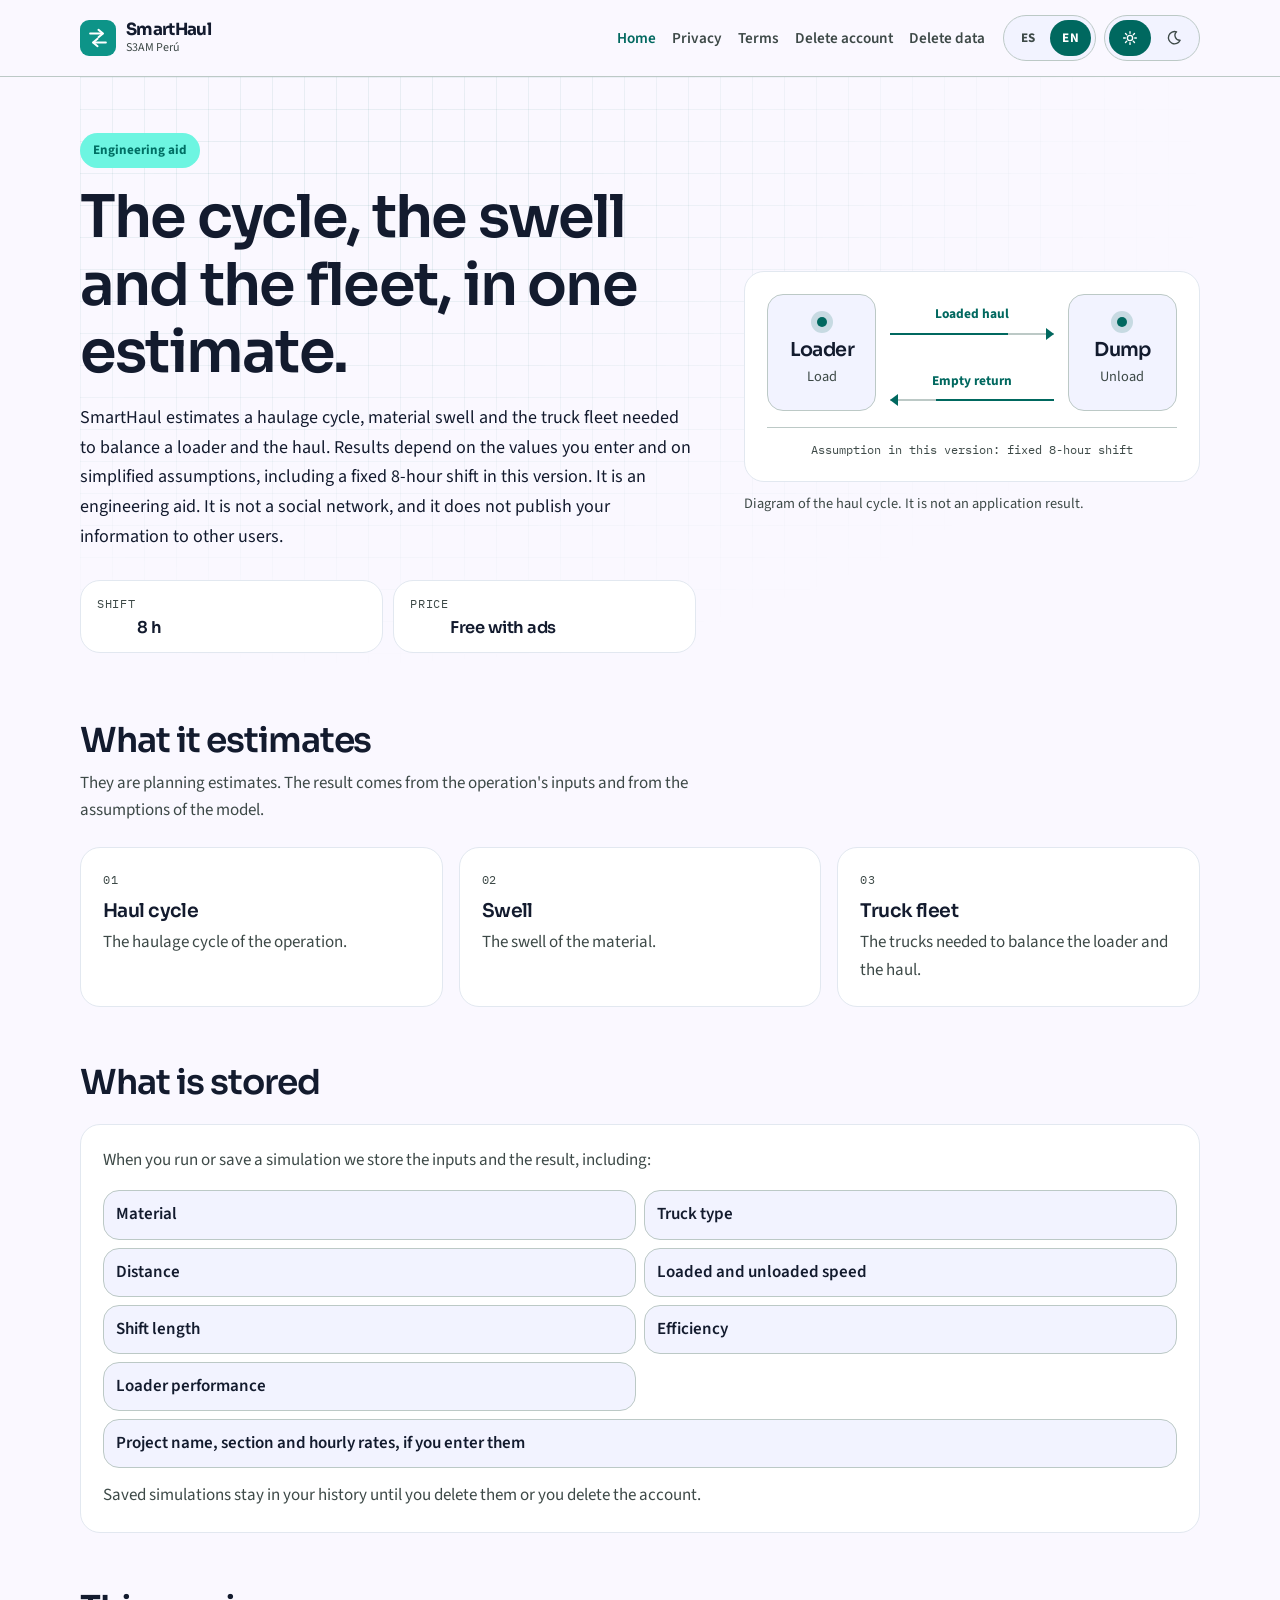
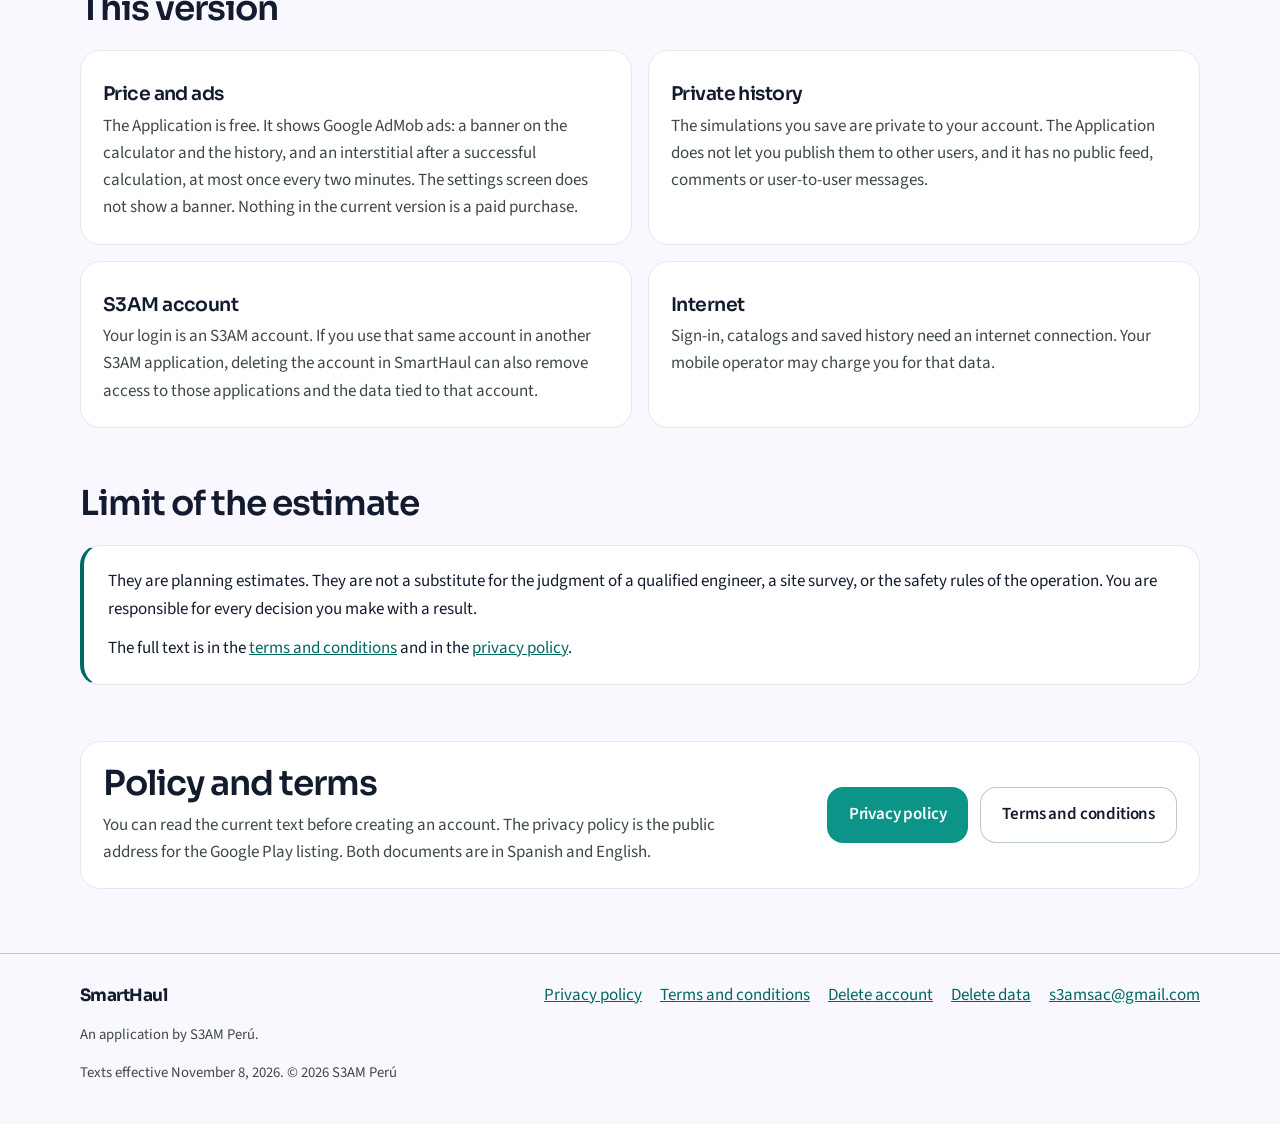
<file: index.html>
<!DOCTYPE html>
<html lang="es" data-theme="dark">
<head>
  <meta charset="utf-8">
  <meta name="viewport" content="width=device-width, initial-scale=1">
  <title data-es="SmartHaul — Ciclo de acarreo y flota" data-en="SmartHaul — Haul cycle and fleet">SmartHaul — Ciclo de acarreo y flota</title>
  <meta name="description" content="SmartHaul estima el ciclo de acarreo, el esponjamiento del material y la flota de volquetes para equilibrar la pala y el transporte. Política de privacidad y términos de S3AM Perú." data-es="SmartHaul estima el ciclo de acarreo, el esponjamiento del material y la flota de volquetes para equilibrar la pala y el transporte. Política de privacidad y términos de S3AM Perú." data-en="SmartHaul estimates the haulage cycle, material swell and the truck fleet needed to balance a loader and the haul. Privacy policy and terms from S3AM Perú.">
  <meta name="author" content="S3AM Perú">
  <meta name="theme-color" content="#0B131C">
  <meta name="color-scheme" content="dark light">
  <link rel="icon" href="favicon.svg" type="image/svg+xml">
  <script>
    (function () {
      var root = document.documentElement;
      var theme = null;
      var lang = null;
      try { theme = localStorage.getItem("sh-theme"); } catch (e) {}
      try { lang = localStorage.getItem("sh-lang"); } catch (e) {}
      if (theme !== "light" && theme !== "dark") {
        theme = window.matchMedia && window.matchMedia("(prefers-color-scheme: light)").matches ? "light" : "dark";
      }
      if (lang !== "es" && lang !== "en") {
        lang = (navigator.language || "es").toLowerCase().indexOf("es") === 0 ? "es" : "en";
      }
      if (location.hash.indexOf("#en-") === 0) lang = "en";
      if (location.hash.indexOf("#es-") === 0) lang = "es";
      root.dataset.theme = theme;
      root.lang = lang;
      var title = document.querySelector("title");
      if (title) {
        var next = title.getAttribute("data-" + lang);
        if (next) title.textContent = next;
      }
      document.querySelectorAll("meta[data-es]").forEach(function (el) {
        var value = el.getAttribute("data-" + lang);
        if (value) el.setAttribute("content", value);
      });
      var color = document.querySelector('meta[name="theme-color"]');
      if (color) color.setAttribute("content", theme === "light" ? "#FAF8FF" : "#0B131C");
    })();
  </script>
  <link rel="preconnect" href="https://fonts.googleapis.com">
  <link rel="preconnect" href="https://fonts.gstatic.com" crossorigin>
  <link href="https://fonts.googleapis.com/css2?family=IBM+Plex+Mono:wght@500&family=Sora:wght@500;600;700&family=Source+Sans+3:ital,wght@0,400;0,600;0,700;1,400&display=swap" rel="stylesheet">
  <link rel="stylesheet" href="css/site.css">
</head>
<body>
  <a class="skip" href="#contenido">
    <span class="es-only">Saltar al contenido</span>
    <span class="en-only">Skip to content</span>
  </a>
  <header class="site-header">
    <div class="container header-inner">
      <a class="brand" href="index.html">
        <svg class="brand-mark" viewBox="0 0 32 32" aria-hidden="true">
          <rect width="32" height="32" rx="8" fill="currentColor"/>
          <path d="M9 12h11" stroke="var(--on-button)" stroke-width="1.8" stroke-linecap="round"/>
          <path d="M16.4 8.7 20.4 12 16.4 15.3" fill="none" stroke="var(--on-button)" stroke-width="1.8" stroke-linecap="round" stroke-linejoin="round"/>
          <path d="M23 20H12" stroke="var(--on-button)" stroke-width="1.8" stroke-linecap="round"/>
          <path d="M15.6 16.7 11.6 20 15.6 23.3" fill="none" stroke="var(--on-button)" stroke-width="1.8" stroke-linecap="round" stroke-linejoin="round"/>
        </svg>
        <span class="brand-text">
          <span class="brand-name">SmartHaul</span>
          <span class="brand-by">S3AM Perú</span>
        </span>
      </a>
      <nav class="nav" data-label-es="Secciones" data-label-en="Sections" aria-label="Secciones">
        <a href="index.html" aria-current="page">
          <span class="es-only">Inicio</span>
          <span class="en-only">Home</span>
        </a>
        <a href="privacy.html">
          <span class="es-only">Privacidad</span>
          <span class="en-only">Privacy</span>
        </a>
        <a href="terms.html">
          <span class="es-only">Términos</span>
          <span class="en-only">Terms</span>
        </a>
        <a href="delete-account.html">
          <span class="es-only">Borrar cuenta</span>
          <span class="en-only">Delete account</span>
        </a>
        <a href="delete-data.html">
          <span class="es-only">Borrar datos</span>
          <span class="en-only">Delete data</span>
        </a>
      </nav>
      <div class="controls">
        <div class="segment" role="group" data-label-es="Idioma" data-label-en="Language" aria-label="Idioma">
          <button type="button" data-set-lang="es">ES</button>
          <button type="button" data-set-lang="en">EN</button>
        </div>
        <div class="segment" role="group" data-label-es="Tema" data-label-en="Theme" aria-label="Tema">
          <button type="button" data-set-theme="light" data-label-es="Tema claro" data-label-en="Light theme" aria-label="Tema claro">
            <svg viewBox="0 0 24 24" width="18" height="18" aria-hidden="true">
              <circle cx="12" cy="12" r="3.5" fill="none" stroke="currentColor" stroke-width="1.8"/>
              <path d="M12 3.5v2.2M12 18.3v2.2M3.5 12h2.2M18.3 12h2.2M6 6l1.6 1.6M16.4 16.4 18 18M18 6l-1.6 1.6M7.6 16.4 6 18" fill="none" stroke="currentColor" stroke-width="1.8" stroke-linecap="round"/>
            </svg>
          </button>
          <button type="button" data-set-theme="dark" data-label-es="Tema oscuro" data-label-en="Dark theme" aria-label="Tema oscuro">
            <svg viewBox="0 0 24 24" width="18" height="18" aria-hidden="true">
              <path d="M15.5 3.8A8.2 8.2 0 1 0 20.2 15 6.4 6.4 0 0 1 15.5 3.8Z" fill="none" stroke="currentColor" stroke-width="1.8" stroke-linejoin="round"/>
            </svg>
          </button>
        </div>
      </div>
    </div>
  </header>

  <main id="contenido" tabindex="-1">
    <div class="container">
      <section class="hero">
        <div class="hero-grid">
          <div>
            <p class="eyebrow">
              <span class="es-only">Ayuda de ingeniería</span>
              <span class="en-only">Engineering aid</span>
            </p>
            <h1>
              <span class="es-only">El ciclo, el esponjamiento y la flota, en una sola estimación.</span>
              <span class="en-only">The cycle, the swell and the fleet, in one estimate.</span>
            </h1>
            <p class="lead">
              <span class="es-only">SmartHaul estima el ciclo de acarreo, el esponjamiento del material y la flota de volquetes necesaria para equilibrar la pala y el transporte. El resultado depende de los valores que usted ingresa y de supuestos simplificados, entre ellos un turno fijo de 8 horas en esta versión. Es una ayuda de ingeniería. No es una red social y no publica su información a otros usuarios.</span>
              <span class="en-only">SmartHaul estimates a haulage cycle, material swell and the truck fleet needed to balance a loader and the haul. Results depend on the values you enter and on simplified assumptions, including a fixed 8-hour shift in this version. It is an engineering aid. It is not a social network, and it does not publish your information to other users.</span>
            </p>
            <dl class="specs">
              <div>
                <dt><span class="es-only">Turno</span><span class="en-only">Shift</span></dt>
                <dd>8 h</dd>
              </div>
              <div>
                <dt><span class="es-only">Precio</span><span class="en-only">Price</span></dt>
                <dd>
                  <span class="es-only">Gratis con anuncios</span>
                  <span class="en-only">Free with ads</span>
                </dd>
              </div>
            </dl>
          </div>

          <figure class="cycle-wrap">
            <div class="cycle">
              <div class="station load">
                <strong><span class="es-only">Pala</span><span class="en-only">Loader</span></strong>
                <span class="station-role"><span class="es-only">Carga</span><span class="en-only">Load</span></span>
              </div>
              <div class="lane lane-forward">
                <span class="lane-label"><span class="es-only">Acarreo cargado</span><span class="en-only">Loaded haul</span></span>
                <span class="track" aria-hidden="true"></span>
              </div>
              <div class="station dump">
                <strong><span class="es-only">Descarga</span><span class="en-only">Dump</span></strong>
                <span class="station-role"><span class="es-only">Fin del viaje</span><span class="en-only">Unload</span></span>
              </div>
              <div class="lane lane-return">
                <span class="lane-label"><span class="es-only">Retorno vacío</span><span class="en-only">Empty return</span></span>
                <span class="track" aria-hidden="true"></span>
              </div>
              <p class="cycle-note">
                <span class="es-only">Supuesto de esta versión: turno fijo de 8 horas</span>
                <span class="en-only">Assumption in this version: fixed 8-hour shift</span>
              </p>
            </div>
            <figcaption>
              <span class="es-only">Esquema del ciclo de acarreo. No es un resultado de la aplicación.</span>
              <span class="en-only">Diagram of the haul cycle. It is not an application result.</span>
            </figcaption>
          </figure>
        </div>
      </section>

      <section class="section" aria-labelledby="estimates-title">
        <h2 id="estimates-title">
          <span class="es-only">Qué estima</span>
          <span class="en-only">What it estimates</span>
        </h2>
        <p class="section-lead">
          <span class="es-only">Son estimaciones de planificación. El resultado sale de los datos de la operación y de los supuestos del modelo.</span>
          <span class="en-only">They are planning estimates. The result comes from the operation's inputs and from the assumptions of the model.</span>
        </p>
        <div class="cards">
          <article class="card">
            <p class="index">01</p>
            <h3><span class="es-only">Ciclo de acarreo</span><span class="en-only">Haul cycle</span></h3>
            <p><span class="es-only">El ciclo de acarreo de la operación.</span><span class="en-only">The haulage cycle of the operation.</span></p>
          </article>
          <article class="card">
            <p class="index">02</p>
            <h3><span class="es-only">Esponjamiento</span><span class="en-only">Swell</span></h3>
            <p><span class="es-only">El esponjamiento del material.</span><span class="en-only">The swell of the material.</span></p>
          </article>
          <article class="card">
            <p class="index">03</p>
            <h3><span class="es-only">Flota de volquetes</span><span class="en-only">Truck fleet</span></h3>
            <p><span class="es-only">Los volquetes necesarios para equilibrar la pala y el transporte.</span><span class="en-only">The trucks needed to balance the loader and the haul.</span></p>
          </article>
        </div>
      </section>

      <section class="section" aria-labelledby="stored-title">
        <h2 id="stored-title">
          <span class="es-only">Qué queda guardado</span>
          <span class="en-only">What is stored</span>
        </h2>
        <div class="card data-card">
          <p>
            <span class="es-only">Cuando ejecuta o guarda una simulación, almacenamos los datos de entrada y el resultado:</span>
            <span class="en-only">When you run or save a simulation we store the inputs and the result, including:</span>
          </p>
          <ul class="data-list">
            <li><span class="es-only">Material</span><span class="en-only">Material</span></li>
            <li><span class="es-only">Tipo de volquete</span><span class="en-only">Truck type</span></li>
            <li><span class="es-only">Distancia</span><span class="en-only">Distance</span></li>
            <li><span class="es-only">Velocidad cargado y vacío</span><span class="en-only">Loaded and unloaded speed</span></li>
            <li><span class="es-only">Duración del turno</span><span class="en-only">Shift length</span></li>
            <li><span class="es-only">Eficiencia</span><span class="en-only">Efficiency</span></li>
            <li><span class="es-only">Rendimiento de la pala</span><span class="en-only">Loader performance</span></li>
            <li class="wide"><span class="es-only">Nombre del proyecto, tramo y tarifas por hora, si usted los escribe</span><span class="en-only">Project name, section and hourly rates, if you enter them</span></li>
          </ul>
          <p class="keep">
            <span class="es-only">Las simulaciones guardadas permanecen en su historial hasta que usted las borra o elimina la cuenta.</span>
            <span class="en-only">Saved simulations stay in your history until you delete them or you delete the account.</span>
          </p>
        </div>
      </section>

      <section class="section" aria-labelledby="version-title">
        <h2 id="version-title">
          <span class="es-only">Esta versión</span>
          <span class="en-only">This version</span>
        </h2>
        <ul class="facts">
          <li class="card">
            <h3><span class="es-only">Precio y anuncios</span><span class="en-only">Price and ads</span></h3>
            <p><span class="es-only">La Aplicación es gratuita. Muestra anuncios mediante Google AdMob: un banner en la calculadora y en el historial, y un intersticial después de un cálculo correcto, como máximo una vez cada dos minutos. La pantalla de ajustes no muestra banner. En la versión actual no hay ninguna compra de pago.</span><span class="en-only">The Application is free. It shows Google AdMob ads: a banner on the calculator and the history, and an interstitial after a successful calculation, at most once every two minutes. The settings screen does not show a banner. Nothing in the current version is a paid purchase.</span></p>
          </li>
          <li class="card">
            <h3><span class="es-only">Historial privado</span><span class="en-only">Private history</span></h3>
            <p><span class="es-only">Las simulaciones que guarda son privadas de su cuenta. La Aplicación no permite publicarlas a otros usuarios, y no tiene un muro público, comentarios ni mensajes entre usuarios.</span><span class="en-only">The simulations you save are private to your account. The Application does not let you publish them to other users, and it has no public feed, comments or user-to-user messages.</span></p>
          </li>
          <li class="card">
            <h3><span class="es-only">Cuenta S3AM</span><span class="en-only">S3AM account</span></h3>
            <p><span class="es-only">Su acceso es una cuenta de S3AM. Si usa esa misma cuenta en otra aplicación de S3AM, eliminar la cuenta desde SmartHaul también puede quitarle el acceso a esas aplicaciones y a los datos vinculados a esa cuenta.</span><span class="en-only">Your login is an S3AM account. If you use that same account in another S3AM application, deleting the account in SmartHaul can also remove access to those applications and the data tied to that account.</span></p>
          </li>
          <li class="card">
            <h3><span class="es-only">Internet</span><span class="en-only">Internet</span></h3>
            <p><span class="es-only">El inicio de sesión, los catálogos y el historial guardado necesitan conexión a internet. Su operador móvil puede cobrarle esos datos.</span><span class="en-only">Sign-in, catalogs and saved history need an internet connection. Your mobile operator may charge you for that data.</span></p>
          </li>
        </ul>
      </section>

      <section class="section" aria-labelledby="limit-title">
        <h2 id="limit-title">
          <span class="es-only">Límite de la estimación</span>
          <span class="en-only">Limit of the estimate</span>
        </h2>
        <div class="notice">
          <p>
            <span class="es-only">Son estimaciones de planificación. No sustituyen el criterio de un ingeniero colegiado, un levantamiento de campo ni las reglas de seguridad de la operación. Usted es responsable de cada decisión que tome con un resultado.</span>
            <span class="en-only">They are planning estimates. They are not a substitute for the judgment of a qualified engineer, a site survey, or the safety rules of the operation. You are responsible for every decision you make with a result.</span>
          </p>
          <p>
            <span class="es-only">El texto completo está en los <a href="terms.html">términos y condiciones</a> y en la <a href="privacy.html">política de privacidad</a>.</span>
            <span class="en-only">The full text is in the <a href="terms.html">terms and conditions</a> and in the <a href="privacy.html">privacy policy</a>.</span>
          </p>
        </div>
      </section>

      <section class="section" aria-labelledby="legal-title">
        <div class="card cta">
          <div>
            <h2 id="legal-title">
              <span class="es-only">Política y términos</span>
              <span class="en-only">Policy and terms</span>
            </h2>
            <p>
              <span class="es-only">Puede leer el texto vigente antes de crear una cuenta. La política de privacidad es la dirección pública para la ficha de Google Play. Ambos documentos están en español y en inglés.</span>
              <span class="en-only">You can read the current text before creating an account. The privacy policy is the public address for the Google Play listing. Both documents are in Spanish and English.</span>
            </p>
          </div>
          <div class="actions">
            <a class="button" href="privacy.html">
              <span class="es-only">Política de privacidad</span>
              <span class="en-only">Privacy policy</span>
            </a>
            <a class="button button-secondary" href="terms.html">
              <span class="es-only">Términos y condiciones</span>
              <span class="en-only">Terms and conditions</span>
            </a>
          </div>
        </div>
      </section>
    </div>
  </main>

  <footer class="site-footer">
    <div class="container">
      <div class="footer-inner">
        <div>
          <div class="footer-brand">SmartHaul</div>
          <p class="fine-print">
            <span class="es-only">Aplicación de S3AM Perú.</span>
            <span class="en-only">An application by S3AM Perú.</span>
          </p>
        </div>
        <nav class="footer-links" data-label-es="Documentos" data-label-en="Documents" aria-label="Documentos">
          <a href="privacy.html"><span class="es-only">Política de privacidad</span><span class="en-only">Privacy policy</span></a>
          <a href="terms.html"><span class="es-only">Términos y condiciones</span><span class="en-only">Terms and conditions</span></a>
          <a href="delete-account.html"><span class="es-only">Eliminar cuenta</span><span class="en-only">Delete account</span></a>
          <a href="delete-data.html"><span class="es-only">Eliminar datos</span><span class="en-only">Delete data</span></a>
          <a href="mailto:s3amsac@gmail.com">s3amsac@gmail.com</a>
        </nav>
      </div>
      <p class="copyright">
        <span class="es-only">Textos vigentes desde el 8 de noviembre de 2026.</span>
        <span class="en-only">Texts effective November 8, 2026.</span>
        © 2026 S3AM Perú
      </p>
    </div>
  </footer>
  <script src="js/site.js"></script>
</body>
</html>
</file>
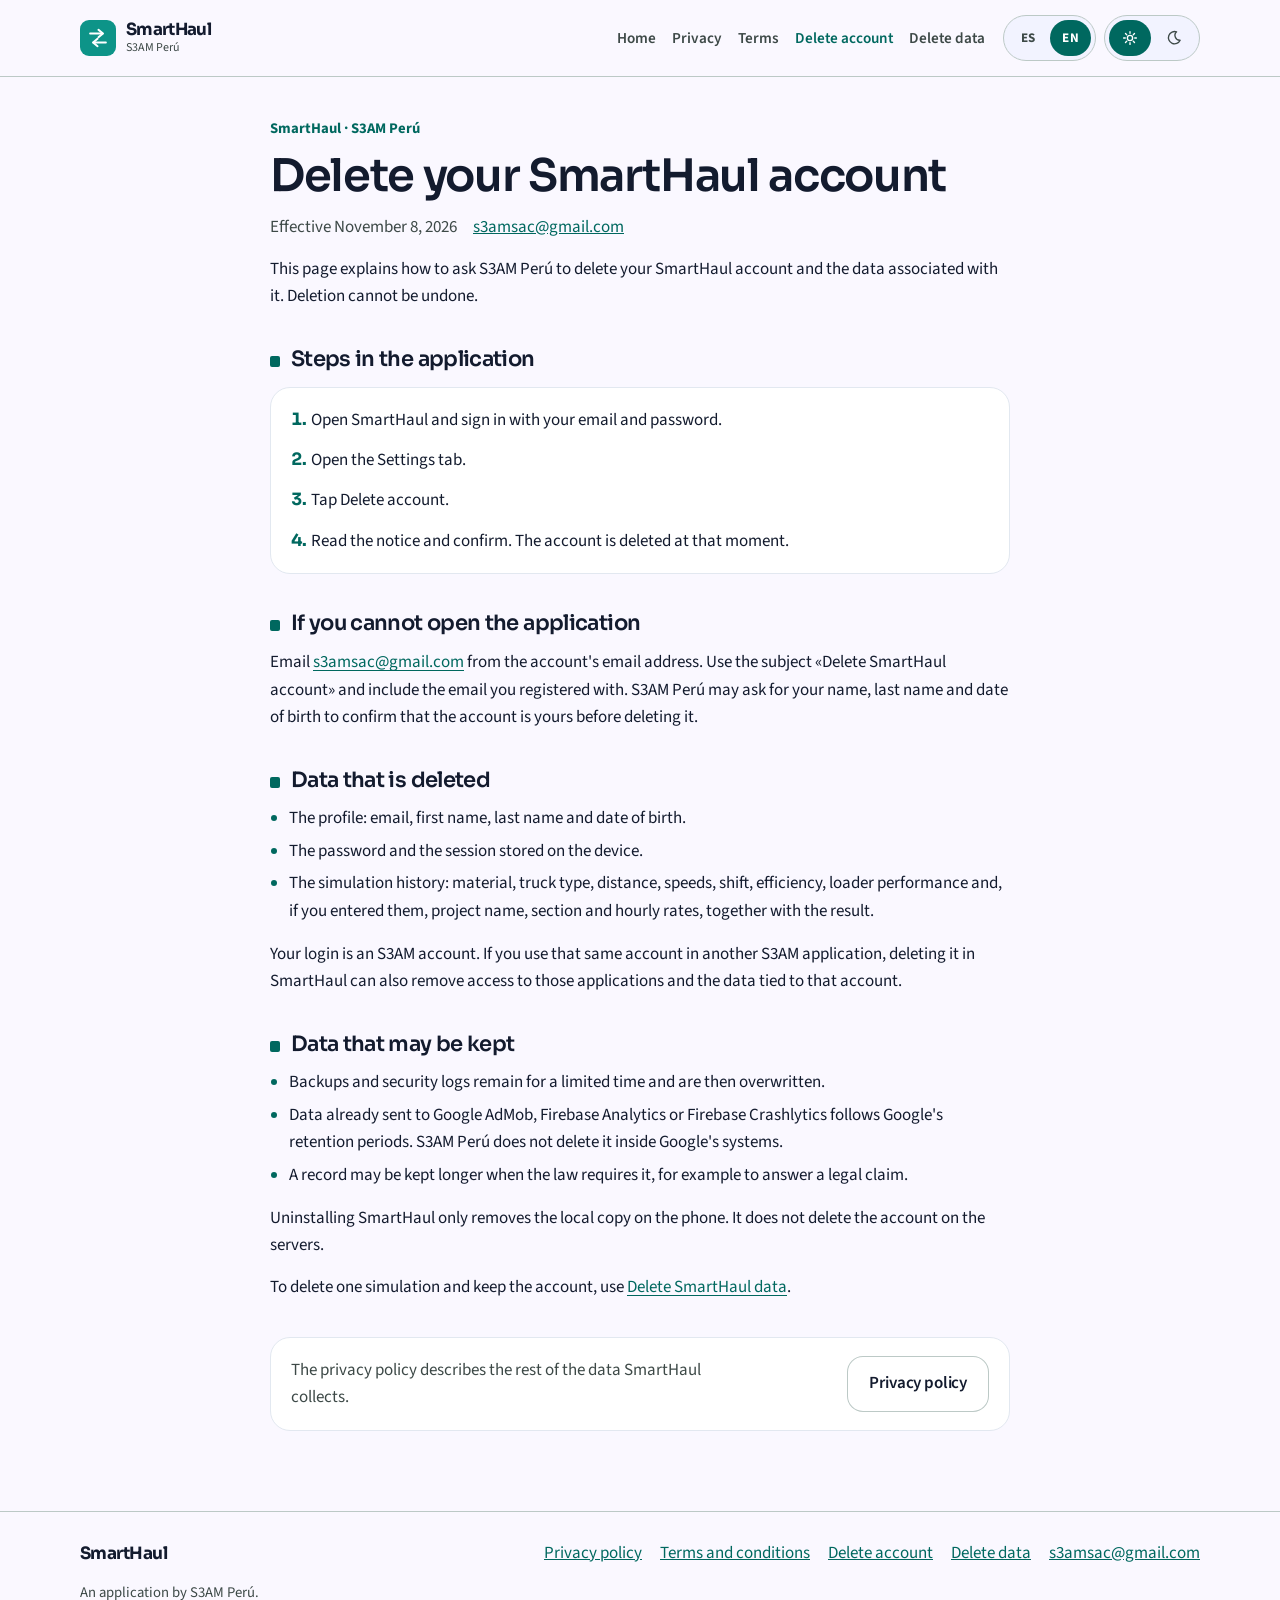
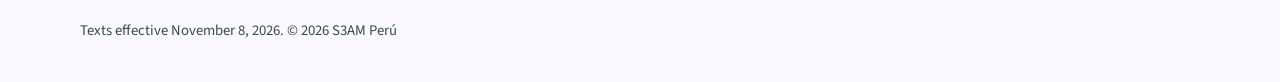
<file: delete-account.html>
<!DOCTYPE html>
<html lang="es" data-theme="dark">
<head>
  <meta charset="utf-8">
  <meta name="viewport" content="width=device-width, initial-scale=1">
  <title data-es="Eliminar la cuenta — SmartHaul" data-en="Delete your account — SmartHaul">Eliminar la cuenta — SmartHaul</title>
  <meta name="description" content="Cómo solicitar la eliminación de la cuenta de SmartHaul y de los datos asociados. Aplicación de S3AM Perú." data-es="Cómo solicitar la eliminación de la cuenta de SmartHaul y de los datos asociados. Aplicación de S3AM Perú." data-en="How to request deletion of your SmartHaul account and the data associated with it. An application by S3AM Perú.">
  <meta name="author" content="S3AM Perú">
  <meta name="theme-color" content="#0B131C">
  <meta name="color-scheme" content="dark light">
  <link rel="icon" href="favicon.svg" type="image/svg+xml">
  <script>
    (function () {
      var root = document.documentElement;
      var theme = null;
      var lang = null;
      try { theme = localStorage.getItem("sh-theme"); } catch (e) {}
      try { lang = localStorage.getItem("sh-lang"); } catch (e) {}
      if (theme !== "light" && theme !== "dark") {
        theme = window.matchMedia && window.matchMedia("(prefers-color-scheme: light)").matches ? "light" : "dark";
      }
      if (lang !== "es" && lang !== "en") {
        lang = (navigator.language || "es").toLowerCase().indexOf("es") === 0 ? "es" : "en";
      }
      if (location.hash.indexOf("#en-") === 0) lang = "en";
      if (location.hash.indexOf("#es-") === 0) lang = "es";
      root.dataset.theme = theme;
      root.lang = lang;
      var title = document.querySelector("title");
      if (title) {
        var next = title.getAttribute("data-" + lang);
        if (next) title.textContent = next;
      }
      document.querySelectorAll("meta[data-es]").forEach(function (el) {
        var value = el.getAttribute("data-" + lang);
        if (value) el.setAttribute("content", value);
      });
      var color = document.querySelector('meta[name="theme-color"]');
      if (color) color.setAttribute("content", theme === "light" ? "#FAF8FF" : "#0B131C");
    })();
  </script>
  <link rel="preconnect" href="https://fonts.googleapis.com">
  <link rel="preconnect" href="https://fonts.gstatic.com" crossorigin>
  <link href="https://fonts.googleapis.com/css2?family=IBM+Plex+Mono:wght@500&family=Sora:wght@500;600;700&family=Source+Sans+3:ital,wght@0,400;0,600;0,700;1,400&display=swap" rel="stylesheet">
  <link rel="stylesheet" href="css/site.css">
</head>
<body>
  <a class="skip" href="#contenido">
    <span class="es-only">Saltar al contenido</span>
    <span class="en-only">Skip to content</span>
  </a>
  <header class="site-header">
    <div class="container header-inner">
      <a class="brand" href="index.html">
        <svg class="brand-mark" viewBox="0 0 32 32" aria-hidden="true">
          <rect width="32" height="32" rx="8" fill="currentColor"/>
          <path d="M9 12h11" stroke="var(--on-button)" stroke-width="1.8" stroke-linecap="round"/>
          <path d="M16.4 8.7 20.4 12 16.4 15.3" fill="none" stroke="var(--on-button)" stroke-width="1.8" stroke-linecap="round" stroke-linejoin="round"/>
          <path d="M23 20H12" stroke="var(--on-button)" stroke-width="1.8" stroke-linecap="round"/>
          <path d="M15.6 16.7 11.6 20 15.6 23.3" fill="none" stroke="var(--on-button)" stroke-width="1.8" stroke-linecap="round" stroke-linejoin="round"/>
        </svg>
        <span class="brand-text">
          <span class="brand-name">SmartHaul</span>
          <span class="brand-by">S3AM Perú</span>
        </span>
      </a>
      <nav class="nav" data-label-es="Secciones" data-label-en="Sections" aria-label="Secciones">
        <a href="index.html">
          <span class="es-only">Inicio</span>
          <span class="en-only">Home</span>
        </a>
        <a href="privacy.html">
          <span class="es-only">Privacidad</span>
          <span class="en-only">Privacy</span>
        </a>
        <a href="terms.html">
          <span class="es-only">Términos</span>
          <span class="en-only">Terms</span>
        </a>
        <a href="delete-account.html" aria-current="page">
          <span class="es-only">Borrar cuenta</span>
          <span class="en-only">Delete account</span>
        </a>
        <a href="delete-data.html">
          <span class="es-only">Borrar datos</span>
          <span class="en-only">Delete data</span>
        </a>
      </nav>
      <div class="controls">
        <div class="segment" role="group" data-label-es="Idioma" data-label-en="Language" aria-label="Idioma">
          <button type="button" data-set-lang="es">ES</button>
          <button type="button" data-set-lang="en">EN</button>
        </div>
        <div class="segment" role="group" data-label-es="Tema" data-label-en="Theme" aria-label="Tema">
          <button type="button" data-set-theme="light" data-label-es="Tema claro" data-label-en="Light theme" aria-label="Tema claro">
            <svg viewBox="0 0 24 24" width="18" height="18" aria-hidden="true">
              <circle cx="12" cy="12" r="3.5" fill="none" stroke="currentColor" stroke-width="1.8"/>
              <path d="M12 3.5v2.2M12 18.3v2.2M3.5 12h2.2M18.3 12h2.2M6 6l1.6 1.6M16.4 16.4 18 18M18 6l-1.6 1.6M7.6 16.4 6 18" fill="none" stroke="currentColor" stroke-width="1.8" stroke-linecap="round"/>
            </svg>
          </button>
          <button type="button" data-set-theme="dark" data-label-es="Tema oscuro" data-label-en="Dark theme" aria-label="Tema oscuro">
            <svg viewBox="0 0 24 24" width="18" height="18" aria-hidden="true">
              <path d="M15.5 3.8A8.2 8.2 0 1 0 20.2 15 6.4 6.4 0 0 1 15.5 3.8Z" fill="none" stroke="currentColor" stroke-width="1.8" stroke-linejoin="round"/>
            </svg>
          </button>
        </div>
      </div>
    </div>
  </header>

  <main id="contenido" tabindex="-1">
    <div class="container">
      <article class="doc">
        <p class="doc-kicker">SmartHaul · S3AM Perú</p>
        <h1>
          <span class="es-only">Eliminar la cuenta de SmartHaul</span>
          <span class="en-only">Delete your SmartHaul account</span>
        </h1>
        <p class="doc-meta">
          <span class="es-only">Vigente desde el 8 de noviembre de 2026</span>
          <span class="en-only">Effective November 8, 2026</span>
          <a href="mailto:s3amsac@gmail.com">s3amsac@gmail.com</a>
        </p>

        <div class="prose es-only" lang="es">
          <p>Esta página explica cómo solicitar que S3AM Perú elimine su cuenta de SmartHaul y los datos asociados. La eliminación no se puede deshacer.</p>

          <h2 id="es-pasos">Pasos en la aplicación</h2>
          <ol class="steps">
            <li>Abra SmartHaul e inicie sesión con su correo y su contraseña.</li>
            <li>Vaya a la pestaña Ajustes.</li>
            <li>Pulse Eliminar cuenta.</li>
            <li>Lea el aviso y confirme. La cuenta se elimina en ese momento.</li>
          </ol>

          <h2 id="es-correo">Si no puede entrar en la aplicación</h2>
          <p>Escriba a <a href="mailto:s3amsac@gmail.com?subject=Eliminar%20cuenta%20de%20SmartHaul">s3amsac@gmail.com</a> desde el correo de la cuenta. En el asunto ponga «Eliminar cuenta de SmartHaul» e indique el correo con el que se registró. S3AM Perú puede pedirle nombre, apellido y fecha de nacimiento para comprobar que la cuenta es suya antes de borrarla.</p>

          <h2 id="es-borra">Datos que se borran</h2>
          <ul>
            <li>El perfil: correo, nombre, apellido y fecha de nacimiento.</li>
            <li>La contraseña y la sesión guardada en el dispositivo.</li>
            <li>El historial de simulaciones: material, tipo de volquete, distancia, velocidades, turno, eficiencia, rendimiento de la pala y, si usted los escribió, nombre del proyecto, tramo y tarifas por hora, junto con el resultado.</li>
          </ul>
          <p>Su acceso es una cuenta de S3AM. Si usa esa misma cuenta en otra aplicación de S3AM, eliminarla desde SmartHaul también puede quitarle el acceso a esas aplicaciones y a los datos vinculados a esa cuenta.</p>

          <h2 id="es-conserva">Datos que pueden conservarse</h2>
          <ul>
            <li>Las copias de seguridad y los registros de seguridad permanecen un tiempo limitado y después se sobrescriben.</li>
            <li>Los datos que ya hayan llegado a Google AdMob, Firebase Analytics o Firebase Crashlytics siguen los plazos de conservación de Google. S3AM Perú no los borra dentro de los sistemas de Google.</li>
            <li>Un registro puede conservarse más tiempo cuando la ley lo exige, por ejemplo para responder un reclamo.</li>
          </ul>
          <p>Desinstalar SmartHaul solo borra la copia local del teléfono. No elimina la cuenta en los servidores.</p>
          <p>Si quiere borrar una simulación y conservar la cuenta, use <a href="delete-data.html">Eliminar datos de SmartHaul</a>.</p>
        </div>

        <div class="prose en-only" lang="en">
          <p>This page explains how to ask S3AM Perú to delete your SmartHaul account and the data associated with it. Deletion cannot be undone.</p>

          <h2 id="en-steps">Steps in the application</h2>
          <ol class="steps">
            <li>Open SmartHaul and sign in with your email and password.</li>
            <li>Open the Settings tab.</li>
            <li>Tap Delete account.</li>
            <li>Read the notice and confirm. The account is deleted at that moment.</li>
          </ol>

          <h2 id="en-email">If you cannot open the application</h2>
          <p>Email <a href="mailto:s3amsac@gmail.com?subject=Delete%20SmartHaul%20account">s3amsac@gmail.com</a> from the account's email address. Use the subject «Delete SmartHaul account» and include the email you registered with. S3AM Perú may ask for your name, last name and date of birth to confirm that the account is yours before deleting it.</p>

          <h2 id="en-deleted">Data that is deleted</h2>
          <ul>
            <li>The profile: email, first name, last name and date of birth.</li>
            <li>The password and the session stored on the device.</li>
            <li>The simulation history: material, truck type, distance, speeds, shift, efficiency, loader performance and, if you entered them, project name, section and hourly rates, together with the result.</li>
          </ul>
          <p>Your login is an S3AM account. If you use that same account in another S3AM application, deleting it in SmartHaul can also remove access to those applications and the data tied to that account.</p>

          <h2 id="en-kept">Data that may be kept</h2>
          <ul>
            <li>Backups and security logs remain for a limited time and are then overwritten.</li>
            <li>Data already sent to Google AdMob, Firebase Analytics or Firebase Crashlytics follows Google's retention periods. S3AM Perú does not delete it inside Google's systems.</li>
            <li>A record may be kept longer when the law requires it, for example to answer a legal claim.</li>
          </ul>
          <p>Uninstalling SmartHaul only removes the local copy on the phone. It does not delete the account on the servers.</p>
          <p>To delete one simulation and keep the account, use <a href="delete-data.html">Delete SmartHaul data</a>.</p>
        </div>

        <aside class="related">
          <p>
            <span class="es-only">La política de privacidad describe el resto de los datos que recoge SmartHaul.</span>
            <span class="en-only">The privacy policy describes the rest of the data SmartHaul collects.</span>
          </p>
          <a class="button button-secondary" href="privacy.html">
            <span class="es-only">Política de privacidad</span>
            <span class="en-only">Privacy policy</span>
          </a>
        </aside>
      </article>
    </div>
  </main>

  <footer class="site-footer">
    <div class="container">
      <div class="footer-inner">
        <div>
          <div class="footer-brand">SmartHaul</div>
          <p class="fine-print">
            <span class="es-only">Aplicación de S3AM Perú.</span>
            <span class="en-only">An application by S3AM Perú.</span>
          </p>
        </div>
        <nav class="footer-links" data-label-es="Documentos" data-label-en="Documents" aria-label="Documentos">
          <a href="privacy.html"><span class="es-only">Política de privacidad</span><span class="en-only">Privacy policy</span></a>
          <a href="terms.html"><span class="es-only">Términos y condiciones</span><span class="en-only">Terms and conditions</span></a>
          <a href="delete-account.html"><span class="es-only">Eliminar cuenta</span><span class="en-only">Delete account</span></a>
          <a href="delete-data.html"><span class="es-only">Eliminar datos</span><span class="en-only">Delete data</span></a>
          <a href="mailto:s3amsac@gmail.com">s3amsac@gmail.com</a>
        </nav>
      </div>
      <p class="copyright">
        <span class="es-only">Textos vigentes desde el 8 de noviembre de 2026.</span>
        <span class="en-only">Texts effective November 8, 2026.</span>
        © 2026 S3AM Perú
      </p>
    </div>
  </footer>
  <script src="js/site.js"></script>
</body>
</html>
</file>
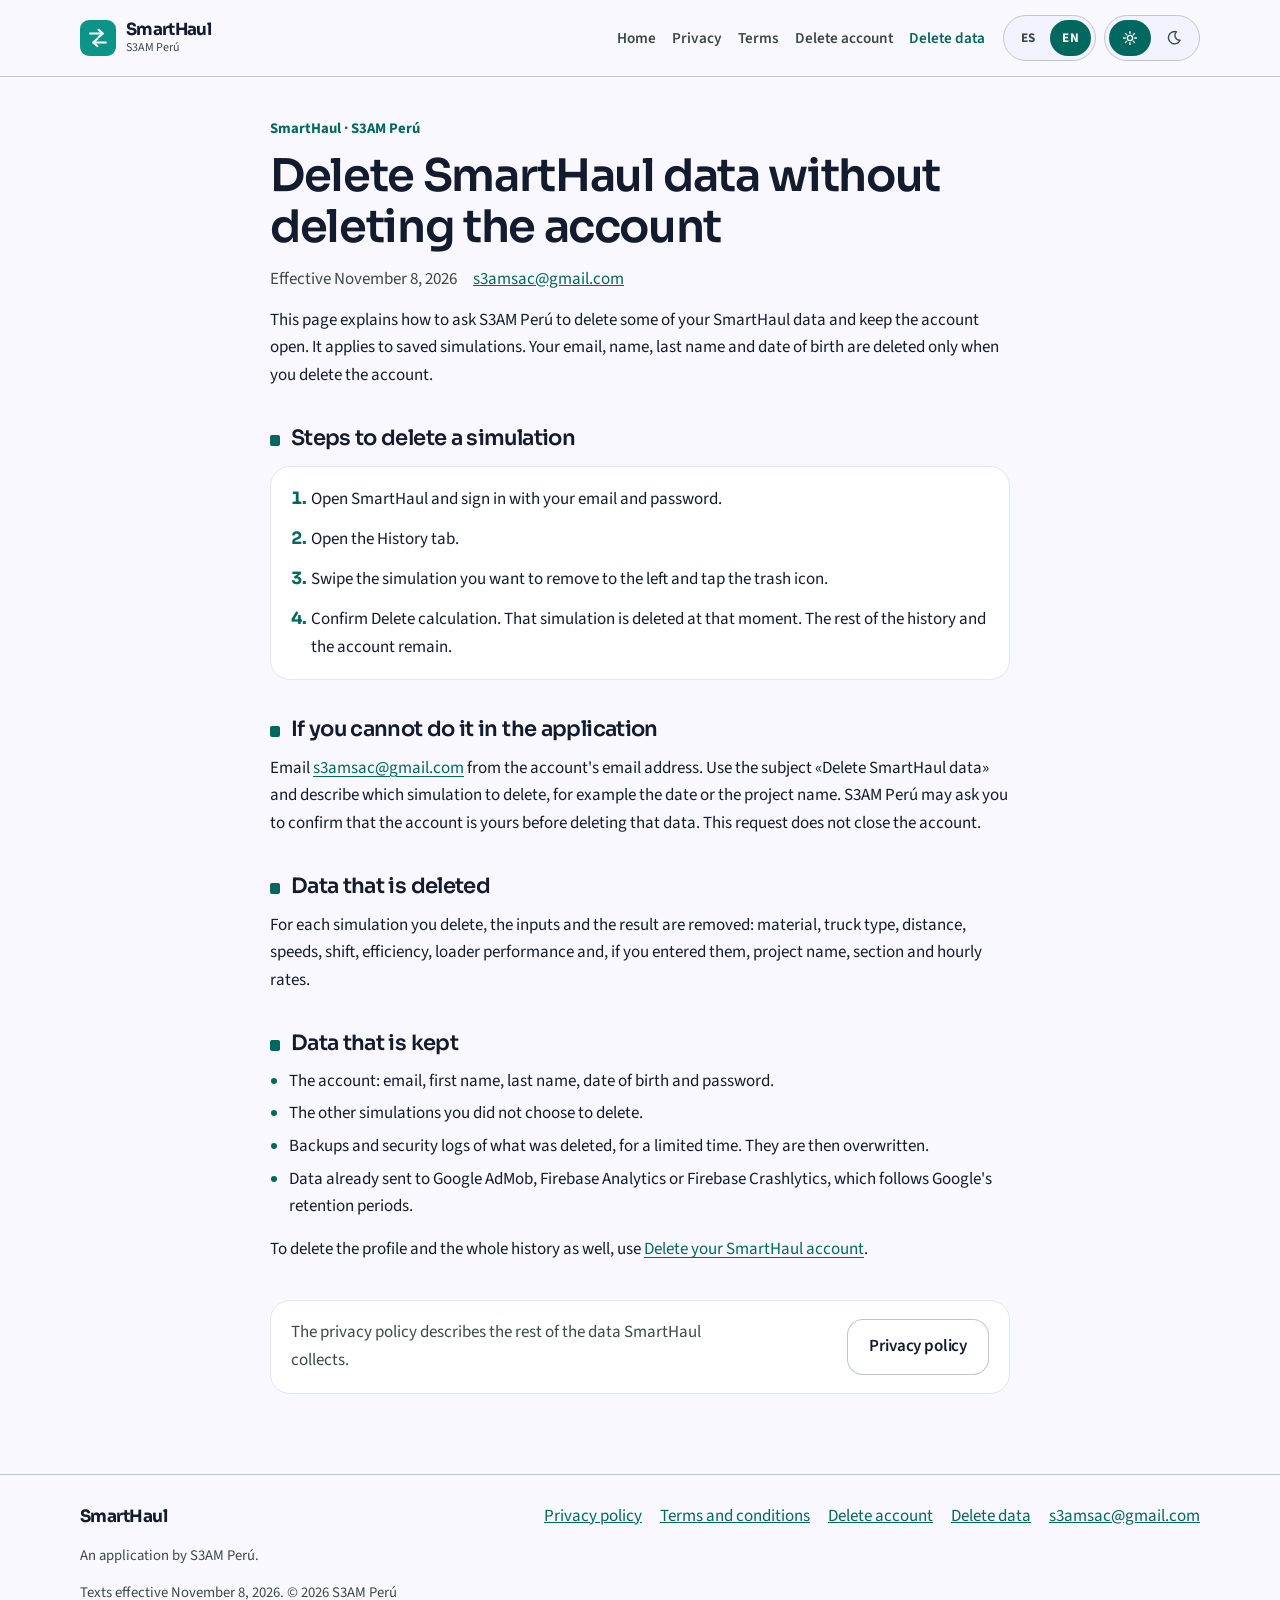
<file: delete-data.html>
<!DOCTYPE html>
<html lang="es" data-theme="dark">
<head>
  <meta charset="utf-8">
  <meta name="viewport" content="width=device-width, initial-scale=1">
  <title data-es="Eliminar datos — SmartHaul" data-en="Delete your data — SmartHaul">Eliminar datos — SmartHaul</title>
  <meta name="description" content="Cómo solicitar que se borre una parte de sus datos de SmartHaul sin eliminar la cuenta. Aplicación de S3AM Perú." data-es="Cómo solicitar que se borre una parte de sus datos de SmartHaul sin eliminar la cuenta. Aplicación de S3AM Perú." data-en="How to request deletion of some of your SmartHaul data without deleting the account. An application by S3AM Perú.">
  <meta name="author" content="S3AM Perú">
  <meta name="theme-color" content="#0B131C">
  <meta name="color-scheme" content="dark light">
  <link rel="icon" href="favicon.svg" type="image/svg+xml">
  <script>
    (function () {
      var root = document.documentElement;
      var theme = null;
      var lang = null;
      try { theme = localStorage.getItem("sh-theme"); } catch (e) {}
      try { lang = localStorage.getItem("sh-lang"); } catch (e) {}
      if (theme !== "light" && theme !== "dark") {
        theme = window.matchMedia && window.matchMedia("(prefers-color-scheme: light)").matches ? "light" : "dark";
      }
      if (lang !== "es" && lang !== "en") {
        lang = (navigator.language || "es").toLowerCase().indexOf("es") === 0 ? "es" : "en";
      }
      if (location.hash.indexOf("#en-") === 0) lang = "en";
      if (location.hash.indexOf("#es-") === 0) lang = "es";
      root.dataset.theme = theme;
      root.lang = lang;
      var title = document.querySelector("title");
      if (title) {
        var next = title.getAttribute("data-" + lang);
        if (next) title.textContent = next;
      }
      document.querySelectorAll("meta[data-es]").forEach(function (el) {
        var value = el.getAttribute("data-" + lang);
        if (value) el.setAttribute("content", value);
      });
      var color = document.querySelector('meta[name="theme-color"]');
      if (color) color.setAttribute("content", theme === "light" ? "#FAF8FF" : "#0B131C");
    })();
  </script>
  <link rel="preconnect" href="https://fonts.googleapis.com">
  <link rel="preconnect" href="https://fonts.gstatic.com" crossorigin>
  <link href="https://fonts.googleapis.com/css2?family=IBM+Plex+Mono:wght@500&family=Sora:wght@500;600;700&family=Source+Sans+3:ital,wght@0,400;0,600;0,700;1,400&display=swap" rel="stylesheet">
  <link rel="stylesheet" href="css/site.css">
</head>
<body>
  <a class="skip" href="#contenido">
    <span class="es-only">Saltar al contenido</span>
    <span class="en-only">Skip to content</span>
  </a>
  <header class="site-header">
    <div class="container header-inner">
      <a class="brand" href="index.html">
        <svg class="brand-mark" viewBox="0 0 32 32" aria-hidden="true">
          <rect width="32" height="32" rx="8" fill="currentColor"/>
          <path d="M9 12h11" stroke="var(--on-button)" stroke-width="1.8" stroke-linecap="round"/>
          <path d="M16.4 8.7 20.4 12 16.4 15.3" fill="none" stroke="var(--on-button)" stroke-width="1.8" stroke-linecap="round" stroke-linejoin="round"/>
          <path d="M23 20H12" stroke="var(--on-button)" stroke-width="1.8" stroke-linecap="round"/>
          <path d="M15.6 16.7 11.6 20 15.6 23.3" fill="none" stroke="var(--on-button)" stroke-width="1.8" stroke-linecap="round" stroke-linejoin="round"/>
        </svg>
        <span class="brand-text">
          <span class="brand-name">SmartHaul</span>
          <span class="brand-by">S3AM Perú</span>
        </span>
      </a>
      <nav class="nav" data-label-es="Secciones" data-label-en="Sections" aria-label="Secciones">
        <a href="index.html">
          <span class="es-only">Inicio</span>
          <span class="en-only">Home</span>
        </a>
        <a href="privacy.html">
          <span class="es-only">Privacidad</span>
          <span class="en-only">Privacy</span>
        </a>
        <a href="terms.html">
          <span class="es-only">Términos</span>
          <span class="en-only">Terms</span>
        </a>
        <a href="delete-account.html">
          <span class="es-only">Borrar cuenta</span>
          <span class="en-only">Delete account</span>
        </a>
        <a href="delete-data.html" aria-current="page">
          <span class="es-only">Borrar datos</span>
          <span class="en-only">Delete data</span>
        </a>
      </nav>
      <div class="controls">
        <div class="segment" role="group" data-label-es="Idioma" data-label-en="Language" aria-label="Idioma">
          <button type="button" data-set-lang="es">ES</button>
          <button type="button" data-set-lang="en">EN</button>
        </div>
        <div class="segment" role="group" data-label-es="Tema" data-label-en="Theme" aria-label="Tema">
          <button type="button" data-set-theme="light" data-label-es="Tema claro" data-label-en="Light theme" aria-label="Tema claro">
            <svg viewBox="0 0 24 24" width="18" height="18" aria-hidden="true">
              <circle cx="12" cy="12" r="3.5" fill="none" stroke="currentColor" stroke-width="1.8"/>
              <path d="M12 3.5v2.2M12 18.3v2.2M3.5 12h2.2M18.3 12h2.2M6 6l1.6 1.6M16.4 16.4 18 18M18 6l-1.6 1.6M7.6 16.4 6 18" fill="none" stroke="currentColor" stroke-width="1.8" stroke-linecap="round"/>
            </svg>
          </button>
          <button type="button" data-set-theme="dark" data-label-es="Tema oscuro" data-label-en="Dark theme" aria-label="Tema oscuro">
            <svg viewBox="0 0 24 24" width="18" height="18" aria-hidden="true">
              <path d="M15.5 3.8A8.2 8.2 0 1 0 20.2 15 6.4 6.4 0 0 1 15.5 3.8Z" fill="none" stroke="currentColor" stroke-width="1.8" stroke-linejoin="round"/>
            </svg>
          </button>
        </div>
      </div>
    </div>
  </header>

  <main id="contenido" tabindex="-1">
    <div class="container">
      <article class="doc">
        <p class="doc-kicker">SmartHaul · S3AM Perú</p>
        <h1>
          <span class="es-only">Eliminar datos de SmartHaul sin borrar la cuenta</span>
          <span class="en-only">Delete SmartHaul data without deleting the account</span>
        </h1>
        <p class="doc-meta">
          <span class="es-only">Vigente desde el 8 de noviembre de 2026</span>
          <span class="en-only">Effective November 8, 2026</span>
          <a href="mailto:s3amsac@gmail.com">s3amsac@gmail.com</a>
        </p>

        <div class="prose es-only" lang="es">
          <p>Esta página explica cómo solicitar que S3AM Perú borre una parte de sus datos de SmartHaul y deje la cuenta activa. Sirve para las simulaciones guardadas. El correo, el nombre, el apellido y la fecha de nacimiento solo se eliminan al borrar la cuenta.</p>

          <h2 id="es-pasos">Pasos para borrar una simulación</h2>
          <ol class="steps">
            <li>Abra SmartHaul e inicie sesión con su correo y su contraseña.</li>
            <li>Vaya a la pestaña Historial.</li>
            <li>Deslice hacia la izquierda la simulación que quiere borrar y pulse el ícono de papelera.</li>
            <li>Confirme Eliminar cálculo. Esa simulación se borra en ese momento. El resto del historial y la cuenta siguen existiendo.</li>
          </ol>

          <h2 id="es-correo">Si no puede hacerlo en la aplicación</h2>
          <p>Escriba a <a href="mailto:s3amsac@gmail.com?subject=Eliminar%20datos%20de%20SmartHaul">s3amsac@gmail.com</a> desde el correo de la cuenta. En el asunto ponga «Eliminar datos de SmartHaul» y describa qué simulación quiere borrar, por ejemplo la fecha o el nombre del proyecto. S3AM Perú puede pedirle que confirme que la cuenta es suya antes de borrar esos datos. La cuenta no se cierra con esta solicitud.</p>

          <h2 id="es-borra">Datos que se borran</h2>
          <p>De cada simulación que usted elimine se borran los datos de entrada y el resultado: material, tipo de volquete, distancia, velocidades, turno, eficiencia, rendimiento de la pala y, si usted los escribió, nombre del proyecto, tramo y tarifas por hora.</p>

          <h2 id="es-conserva">Datos que se conservan</h2>
          <ul>
            <li>La cuenta: correo, nombre, apellido, fecha de nacimiento y contraseña.</li>
            <li>Las demás simulaciones que no haya elegido borrar.</li>
            <li>Las copias de seguridad y los registros de seguridad de lo ya borrado, durante un tiempo limitado. Después se sobrescriben.</li>
            <li>Los datos que ya hayan llegado a Google AdMob, Firebase Analytics o Firebase Crashlytics, que siguen los plazos de conservación de Google.</li>
          </ul>
          <p>Para eliminar también el perfil y todo el historial, use <a href="delete-account.html">Eliminar la cuenta de SmartHaul</a>.</p>
        </div>

        <div class="prose en-only" lang="en">
          <p>This page explains how to ask S3AM Perú to delete some of your SmartHaul data and keep the account open. It applies to saved simulations. Your email, name, last name and date of birth are deleted only when you delete the account.</p>

          <h2 id="en-steps">Steps to delete a simulation</h2>
          <ol class="steps">
            <li>Open SmartHaul and sign in with your email and password.</li>
            <li>Open the History tab.</li>
            <li>Swipe the simulation you want to remove to the left and tap the trash icon.</li>
            <li>Confirm Delete calculation. That simulation is deleted at that moment. The rest of the history and the account remain.</li>
          </ol>

          <h2 id="en-email">If you cannot do it in the application</h2>
          <p>Email <a href="mailto:s3amsac@gmail.com?subject=Delete%20SmartHaul%20data">s3amsac@gmail.com</a> from the account's email address. Use the subject «Delete SmartHaul data» and describe which simulation to delete, for example the date or the project name. S3AM Perú may ask you to confirm that the account is yours before deleting that data. This request does not close the account.</p>

          <h2 id="en-deleted">Data that is deleted</h2>
          <p>For each simulation you delete, the inputs and the result are removed: material, truck type, distance, speeds, shift, efficiency, loader performance and, if you entered them, project name, section and hourly rates.</p>

          <h2 id="en-kept">Data that is kept</h2>
          <ul>
            <li>The account: email, first name, last name, date of birth and password.</li>
            <li>The other simulations you did not choose to delete.</li>
            <li>Backups and security logs of what was deleted, for a limited time. They are then overwritten.</li>
            <li>Data already sent to Google AdMob, Firebase Analytics or Firebase Crashlytics, which follows Google's retention periods.</li>
          </ul>
          <p>To delete the profile and the whole history as well, use <a href="delete-account.html">Delete your SmartHaul account</a>.</p>
        </div>

        <aside class="related">
          <p>
            <span class="es-only">La política de privacidad describe el resto de los datos que recoge SmartHaul.</span>
            <span class="en-only">The privacy policy describes the rest of the data SmartHaul collects.</span>
          </p>
          <a class="button button-secondary" href="privacy.html">
            <span class="es-only">Política de privacidad</span>
            <span class="en-only">Privacy policy</span>
          </a>
        </aside>
      </article>
    </div>
  </main>

  <footer class="site-footer">
    <div class="container">
      <div class="footer-inner">
        <div>
          <div class="footer-brand">SmartHaul</div>
          <p class="fine-print">
            <span class="es-only">Aplicación de S3AM Perú.</span>
            <span class="en-only">An application by S3AM Perú.</span>
          </p>
        </div>
        <nav class="footer-links" data-label-es="Documentos" data-label-en="Documents" aria-label="Documentos">
          <a href="privacy.html"><span class="es-only">Política de privacidad</span><span class="en-only">Privacy policy</span></a>
          <a href="terms.html"><span class="es-only">Términos y condiciones</span><span class="en-only">Terms and conditions</span></a>
          <a href="delete-account.html"><span class="es-only">Eliminar cuenta</span><span class="en-only">Delete account</span></a>
          <a href="delete-data.html"><span class="es-only">Eliminar datos</span><span class="en-only">Delete data</span></a>
          <a href="mailto:s3amsac@gmail.com">s3amsac@gmail.com</a>
        </nav>
      </div>
      <p class="copyright">
        <span class="es-only">Textos vigentes desde el 8 de noviembre de 2026.</span>
        <span class="en-only">Texts effective November 8, 2026.</span>
        © 2026 S3AM Perú
      </p>
    </div>
  </footer>
  <script src="js/site.js"></script>
</body>
</html>
</file>
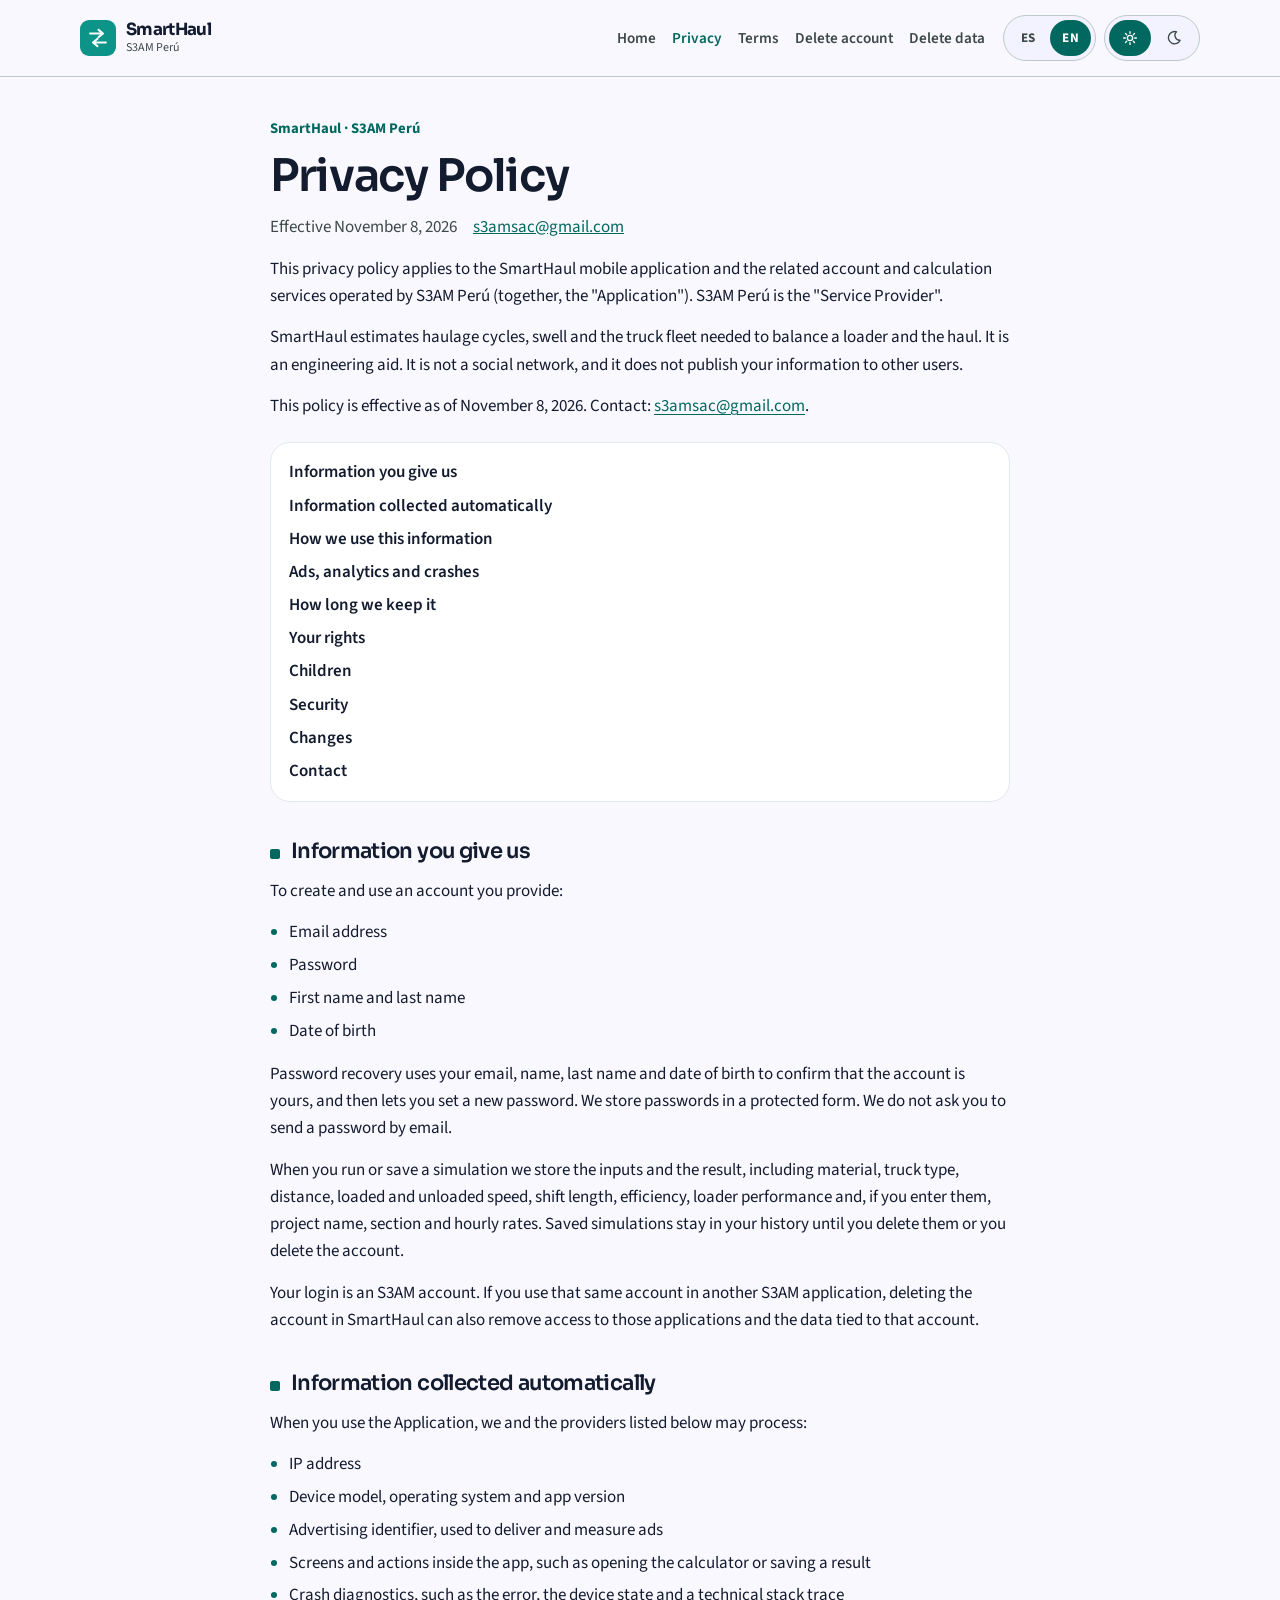
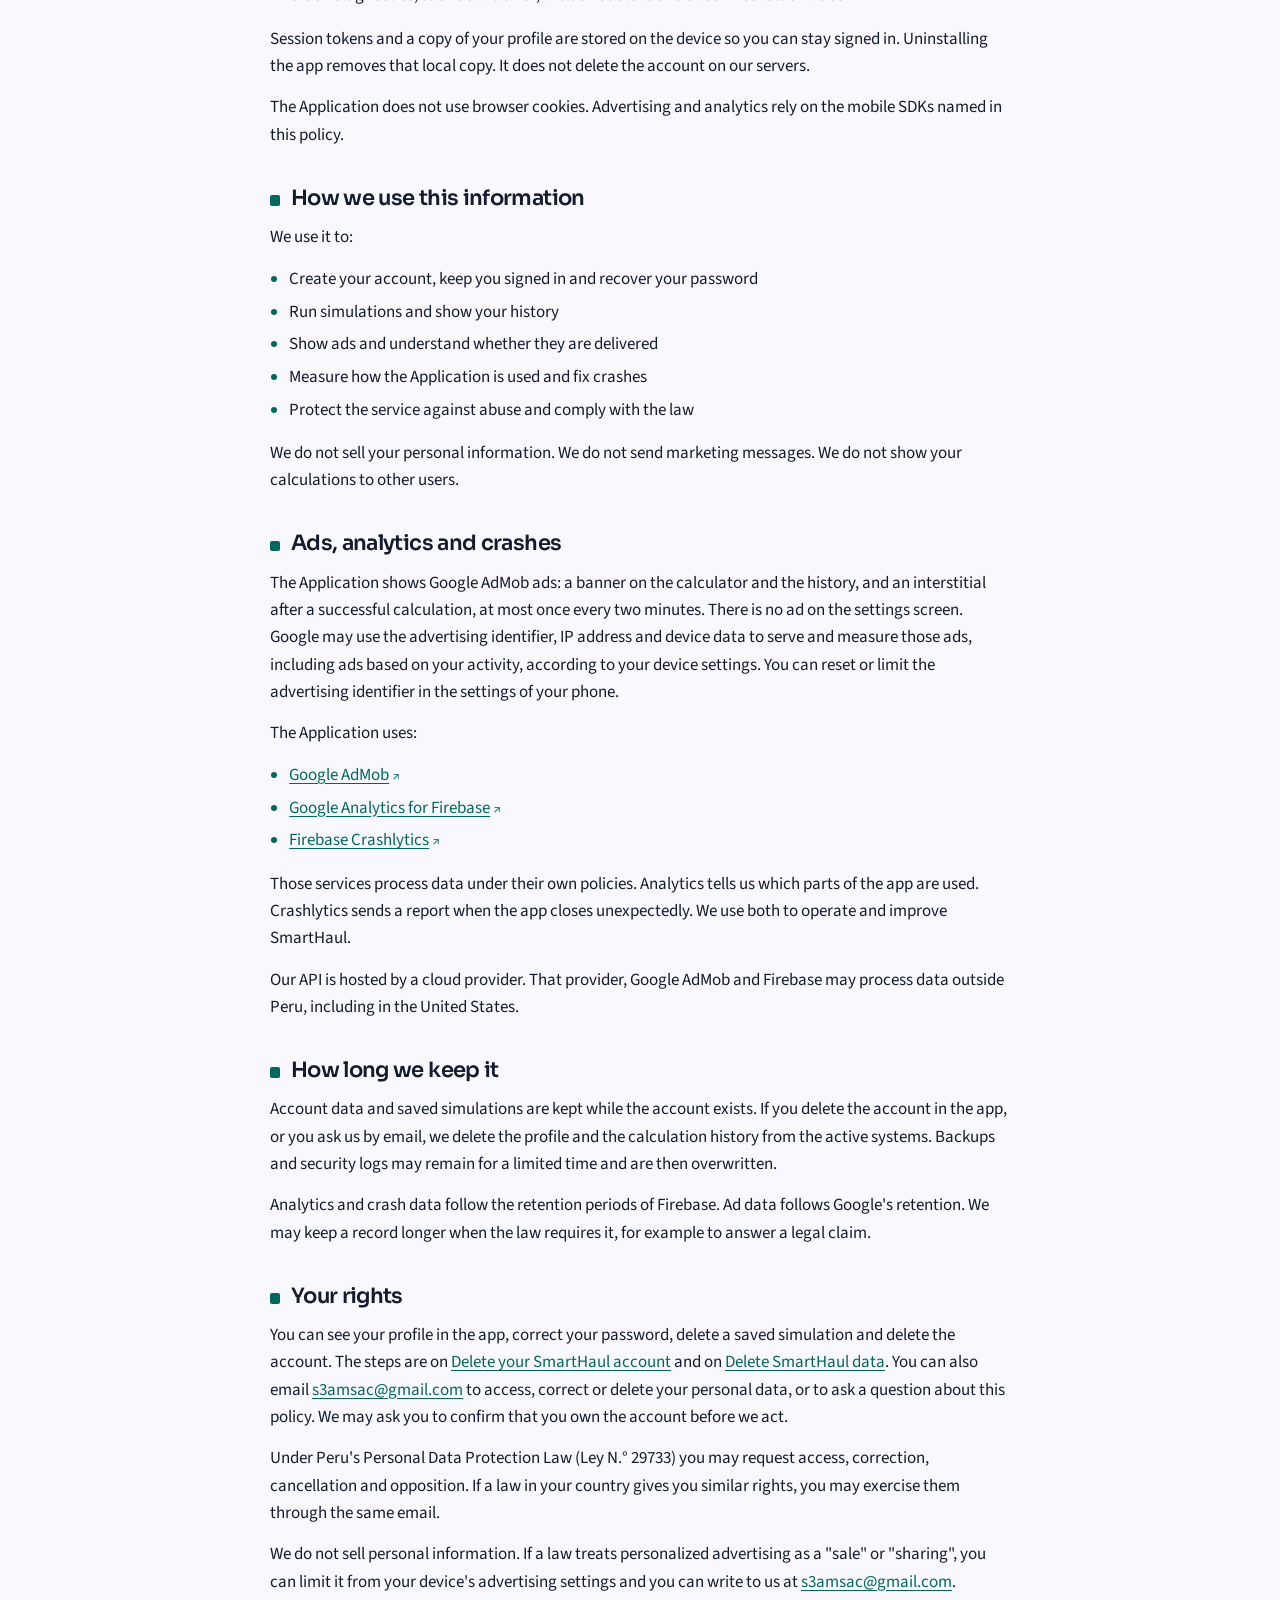
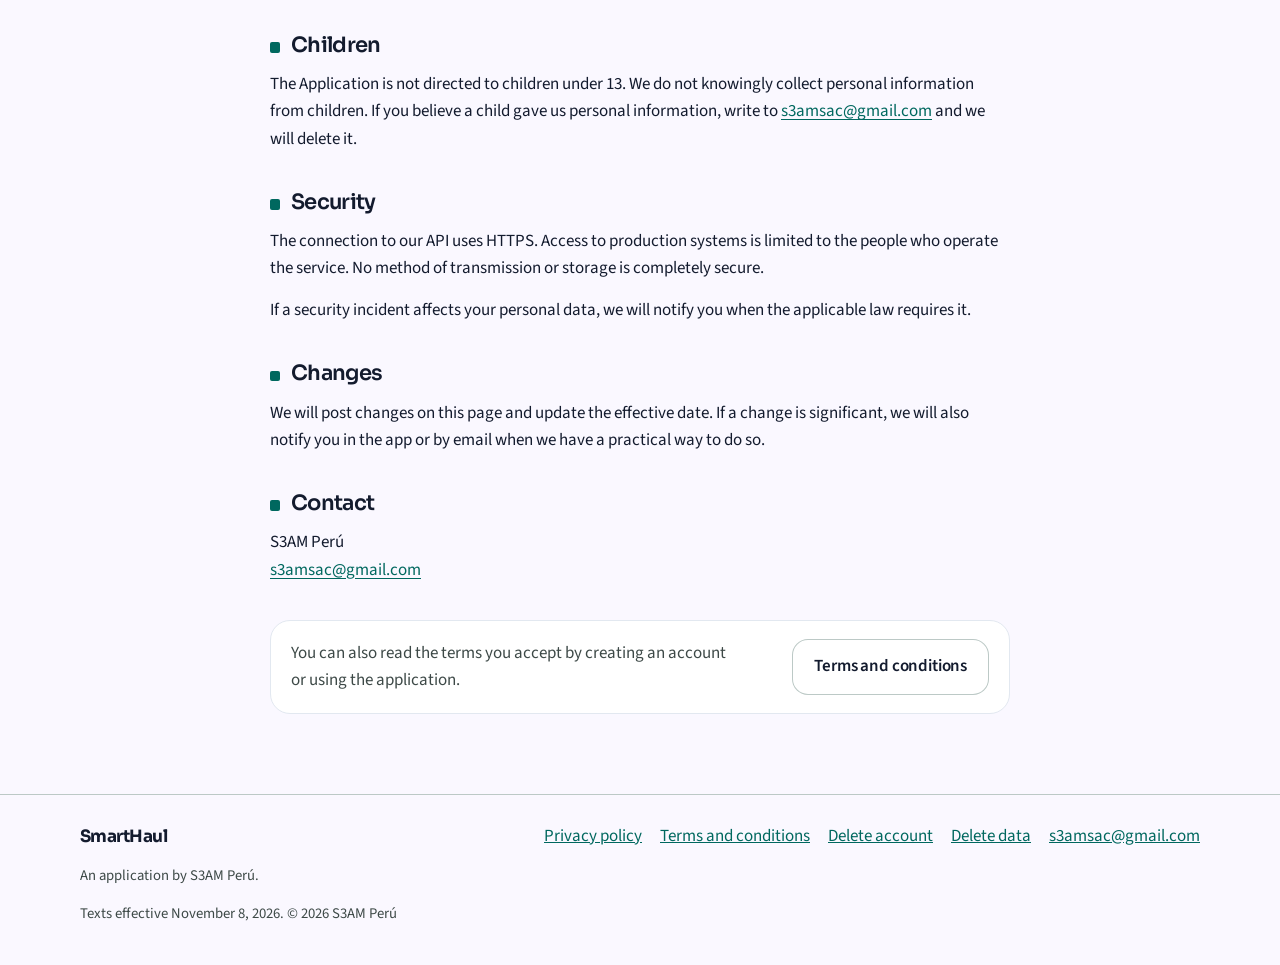
<file: privacy.html>
<!DOCTYPE html>
<html lang="es" data-theme="dark">
<head>
  <meta charset="utf-8">
  <meta name="viewport" content="width=device-width, initial-scale=1">
  <title data-es="Política de privacidad — SmartHaul" data-en="Privacy Policy — SmartHaul">Política de privacidad — SmartHaul</title>
  <meta name="description" content="Política de privacidad de SmartHaul, la aplicación de S3AM Perú para estimar el ciclo de acarreo, el esponjamiento y la flota de volquetes." data-es="Política de privacidad de SmartHaul, la aplicación de S3AM Perú para estimar el ciclo de acarreo, el esponjamiento y la flota de volquetes." data-en="Privacy policy for SmartHaul, the S3AM Perú application that estimates haulage cycles, swell and the truck fleet.">
  <meta name="author" content="S3AM Perú">
  <meta name="theme-color" content="#0B131C">
  <meta name="color-scheme" content="dark light">
  <link rel="icon" href="favicon.svg" type="image/svg+xml">
  <script>
    (function () {
      var root = document.documentElement;
      var theme = null;
      var lang = null;
      try { theme = localStorage.getItem("sh-theme"); } catch (e) {}
      try { lang = localStorage.getItem("sh-lang"); } catch (e) {}
      if (theme !== "light" && theme !== "dark") {
        theme = window.matchMedia && window.matchMedia("(prefers-color-scheme: light)").matches ? "light" : "dark";
      }
      if (lang !== "es" && lang !== "en") {
        lang = (navigator.language || "es").toLowerCase().indexOf("es") === 0 ? "es" : "en";
      }
      if (location.hash.indexOf("#en-") === 0) lang = "en";
      if (location.hash.indexOf("#es-") === 0) lang = "es";
      root.dataset.theme = theme;
      root.lang = lang;
      var title = document.querySelector("title");
      if (title) {
        var next = title.getAttribute("data-" + lang);
        if (next) title.textContent = next;
      }
      document.querySelectorAll("meta[data-es]").forEach(function (el) {
        var value = el.getAttribute("data-" + lang);
        if (value) el.setAttribute("content", value);
      });
      var color = document.querySelector('meta[name="theme-color"]');
      if (color) color.setAttribute("content", theme === "light" ? "#FAF8FF" : "#0B131C");
    })();
  </script>
  <link rel="preconnect" href="https://fonts.googleapis.com">
  <link rel="preconnect" href="https://fonts.gstatic.com" crossorigin>
  <link href="https://fonts.googleapis.com/css2?family=IBM+Plex+Mono:wght@500&family=Sora:wght@500;600;700&family=Source+Sans+3:ital,wght@0,400;0,600;0,700;1,400&display=swap" rel="stylesheet">
  <link rel="stylesheet" href="css/site.css">
</head>
<body>
  <a class="skip" href="#contenido">
    <span class="es-only">Saltar al contenido</span>
    <span class="en-only">Skip to content</span>
  </a>
  <header class="site-header">
    <div class="container header-inner">
      <a class="brand" href="index.html">
        <svg class="brand-mark" viewBox="0 0 32 32" aria-hidden="true">
          <rect width="32" height="32" rx="8" fill="currentColor"/>
          <path d="M9 12h11" stroke="var(--on-button)" stroke-width="1.8" stroke-linecap="round"/>
          <path d="M16.4 8.7 20.4 12 16.4 15.3" fill="none" stroke="var(--on-button)" stroke-width="1.8" stroke-linecap="round" stroke-linejoin="round"/>
          <path d="M23 20H12" stroke="var(--on-button)" stroke-width="1.8" stroke-linecap="round"/>
          <path d="M15.6 16.7 11.6 20 15.6 23.3" fill="none" stroke="var(--on-button)" stroke-width="1.8" stroke-linecap="round" stroke-linejoin="round"/>
        </svg>
        <span class="brand-text">
          <span class="brand-name">SmartHaul</span>
          <span class="brand-by">S3AM Perú</span>
        </span>
      </a>
      <nav class="nav" data-label-es="Secciones" data-label-en="Sections" aria-label="Secciones">
        <a href="index.html">
          <span class="es-only">Inicio</span>
          <span class="en-only">Home</span>
        </a>
        <a href="privacy.html" aria-current="page">
          <span class="es-only">Privacidad</span>
          <span class="en-only">Privacy</span>
        </a>
        <a href="terms.html">
          <span class="es-only">Términos</span>
          <span class="en-only">Terms</span>
        </a>
        <a href="delete-account.html">
          <span class="es-only">Borrar cuenta</span>
          <span class="en-only">Delete account</span>
        </a>
        <a href="delete-data.html">
          <span class="es-only">Borrar datos</span>
          <span class="en-only">Delete data</span>
        </a>
      </nav>
      <div class="controls">
        <div class="segment" role="group" data-label-es="Idioma" data-label-en="Language" aria-label="Idioma">
          <button type="button" data-set-lang="es">ES</button>
          <button type="button" data-set-lang="en">EN</button>
        </div>
        <div class="segment" role="group" data-label-es="Tema" data-label-en="Theme" aria-label="Tema">
          <button type="button" data-set-theme="light" data-label-es="Tema claro" data-label-en="Light theme" aria-label="Tema claro">
            <svg viewBox="0 0 24 24" width="18" height="18" aria-hidden="true">
              <circle cx="12" cy="12" r="3.5" fill="none" stroke="currentColor" stroke-width="1.8"/>
              <path d="M12 3.5v2.2M12 18.3v2.2M3.5 12h2.2M18.3 12h2.2M6 6l1.6 1.6M16.4 16.4 18 18M18 6l-1.6 1.6M7.6 16.4 6 18" fill="none" stroke="currentColor" stroke-width="1.8" stroke-linecap="round"/>
            </svg>
          </button>
          <button type="button" data-set-theme="dark" data-label-es="Tema oscuro" data-label-en="Dark theme" aria-label="Tema oscuro">
            <svg viewBox="0 0 24 24" width="18" height="18" aria-hidden="true">
              <path d="M15.5 3.8A8.2 8.2 0 1 0 20.2 15 6.4 6.4 0 0 1 15.5 3.8Z" fill="none" stroke="currentColor" stroke-width="1.8" stroke-linejoin="round"/>
            </svg>
          </button>
        </div>
      </div>
    </div>
  </header>

  <main id="contenido" tabindex="-1">
    <div class="container">
      <article class="doc">
        <p class="doc-kicker">SmartHaul · S3AM Perú</p>
        <h1>
          <span class="es-only">Política de privacidad</span>
          <span class="en-only">Privacy Policy</span>
        </h1>
        <p class="doc-meta">
          <span class="es-only">Vigente desde el 8 de noviembre de 2026</span>
          <span class="en-only">Effective November 8, 2026</span>
          <a href="mailto:s3amsac@gmail.com">s3amsac@gmail.com</a>
        </p>

        <div class="prose es-only" lang="es">
          <p>Esta política se aplica a la aplicación móvil SmartHaul y a los servicios de cuenta y de cálculo relacionados que opera S3AM Perú (en conjunto, la «Aplicación»). S3AM Perú es el «Proveedor del servicio».</p>
          <p>SmartHaul estima el ciclo de acarreo, el esponjamiento y la flota de volquetes necesaria para equilibrar la pala y el transporte. Es una ayuda de ingeniería. No es una red social y no publica su información a otros usuarios.</p>
          <p>Esta política rige desde el 8 de noviembre de 2026. Contacto: <a href="mailto:s3amsac@gmail.com">s3amsac@gmail.com</a>.</p>

          <nav class="toc" aria-label="Contenido">
            <a href="#es-informacion">Información que usted nos da</a>
            <a href="#es-automatica">Información que se recoge de forma automática</a>
            <a href="#es-uso">Para qué usamos esta información</a>
            <a href="#es-anuncios">Anuncios, analíticas y fallos</a>
            <a href="#es-conservacion">Cuánto tiempo la conservamos</a>
            <a href="#es-derechos">Sus derechos</a>
            <a href="#es-menores">Menores</a>
            <a href="#es-seguridad">Seguridad</a>
            <a href="#es-cambios">Cambios</a>
            <a href="#es-contacto">Contacto</a>
          </nav>

          <h2 id="es-informacion">Información que usted nos da</h2>
          <p>Para crear y usar una cuenta nos da:</p>
          <ul>
            <li>Correo electrónico</li>
            <li>Contraseña</li>
            <li>Nombre y apellido</li>
            <li>Fecha de nacimiento</li>
          </ul>
          <p>La recuperación de contraseña usa su correo, nombre, apellido y fecha de nacimiento para comprobar que la cuenta es suya, y después le permite elegir una contraseña nueva. Guardamos la contraseña de forma protegida. No le pedimos que envíe la contraseña por correo.</p>
          <p>Cuando ejecuta o guarda una simulación, almacenamos los datos de entrada y el resultado: material, tipo de volquete, distancia, velocidad cargado y vacío, duración del turno, eficiencia, rendimiento de la pala y, si usted los escribe, nombre del proyecto, tramo y tarifas por hora. Las simulaciones guardadas permanecen en su historial hasta que usted las borra o elimina la cuenta.</p>
          <p>Su acceso es una cuenta de S3AM. Si usa esa misma cuenta en otra aplicación de S3AM, eliminar la cuenta desde SmartHaul también puede quitarle el acceso a esas aplicaciones y a los datos vinculados a esa cuenta.</p>

          <h2 id="es-automatica">Información que se recoge de forma automática</h2>
          <p>Cuando usa la Aplicación, nosotros y los proveedores indicados más abajo podemos tratar:</p>
          <ul>
            <li>Dirección IP</li>
            <li>Modelo del dispositivo, sistema operativo y versión de la aplicación</li>
            <li>Identificador de publicidad, para mostrar y medir anuncios</li>
            <li>Pantallas y acciones dentro de la app, como abrir la calculadora o guardar un resultado</li>
            <li>Diagnóstico de fallos: el error, el estado del dispositivo y el rastro técnico</li>
          </ul>
          <p>En el dispositivo se guardan los tokens de sesión y una copia de su perfil para que pueda seguir con la sesión abierta. Desinstalar la app borra esa copia local. No borra la cuenta en nuestros servidores.</p>
          <p>La Aplicación no usa cookies de navegador. La publicidad y las analíticas dependen de los SDK móviles nombrados en esta política.</p>

          <h2 id="es-uso">Para qué usamos esta información</h2>
          <p>La usamos para:</p>
          <ul>
            <li>Crear su cuenta, mantener la sesión y recuperar la contraseña</li>
            <li>Ejecutar simulaciones y mostrar su historial</li>
            <li>Mostrar anuncios y saber si se entregaron</li>
            <li>Medir el uso de la Aplicación y corregir fallos</li>
            <li>Proteger el servicio frente a abusos y cumplir la ley</li>
          </ul>
          <p>No vendemos su información personal. No enviamos mensajes comerciales. No mostramos sus cálculos a otros usuarios.</p>

          <h2 id="es-anuncios">Anuncios, analíticas y fallos</h2>
          <p>La Aplicación muestra anuncios de Google AdMob: un banner en la calculadora y en el historial, y un intersticial después de un cálculo correcto, como máximo una vez cada dos minutos. En Ajustes no hay banner. Google puede usar el identificador de publicidad, la dirección IP y datos del dispositivo para entregar y medir esos anuncios, incluidos anuncios según su actividad, de acuerdo con la configuración de su teléfono. Usted puede restablecer o limitar el identificador de publicidad en los ajustes del dispositivo.</p>
          <p>La Aplicación usa:</p>
          <ul>
            <li><a href="https://policies.google.com/privacy" target="_blank" rel="noopener noreferrer">Google AdMob<span class="visually-hidden"> (se abre en otra pestaña)</span></a></li>
            <li><a href="https://firebase.google.com/support/privacy" target="_blank" rel="noopener noreferrer">Google Analytics para Firebase<span class="visually-hidden"> (se abre en otra pestaña)</span></a></li>
            <li><a href="https://firebase.google.com/support/privacy" target="_blank" rel="noopener noreferrer">Firebase Crashlytics<span class="visually-hidden"> (se abre en otra pestaña)</span></a></li>
          </ul>
          <p>Esos servicios tratan datos según sus propias políticas. Analytics nos indica qué partes de la app se usan. Crashlytics envía un informe cuando la app se cierra de forma inesperada. Usamos ambos para operar y mejorar SmartHaul.</p>
          <p>Nuestra API está alojada en un proveedor en la nube. Ese proveedor, Google AdMob y Firebase pueden tratar datos fuera del Perú, incluso en Estados Unidos.</p>

          <h2 id="es-conservacion">Cuánto tiempo la conservamos</h2>
          <p>Los datos de la cuenta y las simulaciones guardadas se conservan mientras la cuenta exista. Si elimina la cuenta en la app, o nos lo pide por correo, borramos el perfil y el historial de cálculos de los sistemas activos. Las copias de seguridad y los registros de seguridad pueden permanecer un tiempo limitado y después se sobrescriben.</p>
          <p>Los datos de analíticas y de fallos siguen los plazos de conservación de Firebase. Los datos de anuncios siguen los de Google. Podemos conservar un registro más tiempo cuando la ley lo exija, por ejemplo para responder un reclamo.</p>

          <h2 id="es-derechos">Sus derechos</h2>
          <p>Usted puede ver su perfil en la app, cambiar la contraseña, borrar una simulación guardada y eliminar la cuenta. Los pasos están en <a href="delete-account.html">Eliminar la cuenta de SmartHaul</a> y en <a href="delete-data.html">Eliminar datos de SmartHaul</a>. También puede escribir a <a href="mailto:s3amsac@gmail.com">s3amsac@gmail.com</a> para acceder, rectificar o eliminar sus datos personales, o para preguntar por esta política. Podemos pedirle que confirme que la cuenta es suya antes de actuar.</p>
          <p>Conforme a la Ley N.° 29733, Ley de Protección de Datos Personales, usted puede solicitar acceso, rectificación, cancelación y oposición. Si una ley de su país le reconoce derechos parecidos, puede ejercerlos por el mismo correo.</p>
          <p>No vendemos información personal. Si una ley trata la publicidad personalizada como una «venta» o una «comunicación», usted puede limitarla desde los ajustes de publicidad del dispositivo y puede escribirnos a <a href="mailto:s3amsac@gmail.com">s3amsac@gmail.com</a>.</p>

          <h2 id="es-menores">Menores</h2>
          <p>La Aplicación no está dirigida a niños menores de 13 años. No recogemos a sabiendas información personal de niños. Si cree que un niño nos dio información personal, escriba a <a href="mailto:s3amsac@gmail.com">s3amsac@gmail.com</a> y la eliminaremos.</p>

          <h2 id="es-seguridad">Seguridad</h2>
          <p>La conexión con nuestra API usa HTTPS. El acceso a los sistemas de producción está limitado a quienes operan el servicio. Ningún método de transmisión o almacenamiento es completamente seguro.</p>
          <p>Si un incidente de seguridad afecta sus datos personales, se lo comunicaremos cuando la ley aplicable lo exija.</p>

          <h2 id="es-cambios">Cambios</h2>
          <p>Publicaremos los cambios en esta página y actualizaremos la fecha de entrada en vigor. Si un cambio es importante, también se lo avisaremos en la app o por correo cuando tengamos una forma práctica de hacerlo.</p>

          <h2 id="es-contacto">Contacto</h2>
          <p>S3AM Perú<br><a href="mailto:s3amsac@gmail.com">s3amsac@gmail.com</a></p>
        </div>

        <div class="prose en-only" lang="en">
          <p>This privacy policy applies to the SmartHaul mobile application and the related account and calculation services operated by S3AM Perú (together, the "Application"). S3AM Perú is the "Service Provider".</p>
          <p>SmartHaul estimates haulage cycles, swell and the truck fleet needed to balance a loader and the haul. It is an engineering aid. It is not a social network, and it does not publish your information to other users.</p>
          <p>This policy is effective as of November 8, 2026. Contact: <a href="mailto:s3amsac@gmail.com">s3amsac@gmail.com</a>.</p>

          <nav class="toc" aria-label="Contents">
            <a href="#en-information">Information you give us</a>
            <a href="#en-automatic">Information collected automatically</a>
            <a href="#en-use">How we use this information</a>
            <a href="#en-ads">Ads, analytics and crashes</a>
            <a href="#en-retention">How long we keep it</a>
            <a href="#en-rights">Your rights</a>
            <a href="#en-children">Children</a>
            <a href="#en-security">Security</a>
            <a href="#en-changes">Changes</a>
            <a href="#en-contact">Contact</a>
          </nav>

          <h2 id="en-information">Information you give us</h2>
          <p>To create and use an account you provide:</p>
          <ul>
            <li>Email address</li>
            <li>Password</li>
            <li>First name and last name</li>
            <li>Date of birth</li>
          </ul>
          <p>Password recovery uses your email, name, last name and date of birth to confirm that the account is yours, and then lets you set a new password. We store passwords in a protected form. We do not ask you to send a password by email.</p>
          <p>When you run or save a simulation we store the inputs and the result, including material, truck type, distance, loaded and unloaded speed, shift length, efficiency, loader performance and, if you enter them, project name, section and hourly rates. Saved simulations stay in your history until you delete them or you delete the account.</p>
          <p>Your login is an S3AM account. If you use that same account in another S3AM application, deleting the account in SmartHaul can also remove access to those applications and the data tied to that account.</p>

          <h2 id="en-automatic">Information collected automatically</h2>
          <p>When you use the Application, we and the providers listed below may process:</p>
          <ul>
            <li>IP address</li>
            <li>Device model, operating system and app version</li>
            <li>Advertising identifier, used to deliver and measure ads</li>
            <li>Screens and actions inside the app, such as opening the calculator or saving a result</li>
            <li>Crash diagnostics, such as the error, the device state and a technical stack trace</li>
          </ul>
          <p>Session tokens and a copy of your profile are stored on the device so you can stay signed in. Uninstalling the app removes that local copy. It does not delete the account on our servers.</p>
          <p>The Application does not use browser cookies. Advertising and analytics rely on the mobile SDKs named in this policy.</p>

          <h2 id="en-use">How we use this information</h2>
          <p>We use it to:</p>
          <ul>
            <li>Create your account, keep you signed in and recover your password</li>
            <li>Run simulations and show your history</li>
            <li>Show ads and understand whether they are delivered</li>
            <li>Measure how the Application is used and fix crashes</li>
            <li>Protect the service against abuse and comply with the law</li>
          </ul>
          <p>We do not sell your personal information. We do not send marketing messages. We do not show your calculations to other users.</p>

          <h2 id="en-ads">Ads, analytics and crashes</h2>
          <p>The Application shows Google AdMob ads: a banner on the calculator and the history, and an interstitial after a successful calculation, at most once every two minutes. There is no ad on the settings screen. Google may use the advertising identifier, IP address and device data to serve and measure those ads, including ads based on your activity, according to your device settings. You can reset or limit the advertising identifier in the settings of your phone.</p>
          <p>The Application uses:</p>
          <ul>
            <li><a href="https://policies.google.com/privacy" target="_blank" rel="noopener noreferrer">Google AdMob<span class="visually-hidden"> (opens in a new tab)</span></a></li>
            <li><a href="https://firebase.google.com/support/privacy" target="_blank" rel="noopener noreferrer">Google Analytics for Firebase<span class="visually-hidden"> (opens in a new tab)</span></a></li>
            <li><a href="https://firebase.google.com/support/privacy" target="_blank" rel="noopener noreferrer">Firebase Crashlytics<span class="visually-hidden"> (opens in a new tab)</span></a></li>
          </ul>
          <p>Those services process data under their own policies. Analytics tells us which parts of the app are used. Crashlytics sends a report when the app closes unexpectedly. We use both to operate and improve SmartHaul.</p>
          <p>Our API is hosted by a cloud provider. That provider, Google AdMob and Firebase may process data outside Peru, including in the United States.</p>

          <h2 id="en-retention">How long we keep it</h2>
          <p>Account data and saved simulations are kept while the account exists. If you delete the account in the app, or you ask us by email, we delete the profile and the calculation history from the active systems. Backups and security logs may remain for a limited time and are then overwritten.</p>
          <p>Analytics and crash data follow the retention periods of Firebase. Ad data follows Google's retention. We may keep a record longer when the law requires it, for example to answer a legal claim.</p>

          <h2 id="en-rights">Your rights</h2>
          <p>You can see your profile in the app, correct your password, delete a saved simulation and delete the account. The steps are on <a href="delete-account.html">Delete your SmartHaul account</a> and on <a href="delete-data.html">Delete SmartHaul data</a>. You can also email <a href="mailto:s3amsac@gmail.com">s3amsac@gmail.com</a> to access, correct or delete your personal data, or to ask a question about this policy. We may ask you to confirm that you own the account before we act.</p>
          <p>Under Peru's Personal Data Protection Law (Ley N.° 29733) you may request access, correction, cancellation and opposition. If a law in your country gives you similar rights, you may exercise them through the same email.</p>
          <p>We do not sell personal information. If a law treats personalized advertising as a "sale" or "sharing", you can limit it from your device's advertising settings and you can write to us at <a href="mailto:s3amsac@gmail.com">s3amsac@gmail.com</a>.</p>

          <h2 id="en-children">Children</h2>
          <p>The Application is not directed to children under 13. We do not knowingly collect personal information from children. If you believe a child gave us personal information, write to <a href="mailto:s3amsac@gmail.com">s3amsac@gmail.com</a> and we will delete it.</p>

          <h2 id="en-security">Security</h2>
          <p>The connection to our API uses HTTPS. Access to production systems is limited to the people who operate the service. No method of transmission or storage is completely secure.</p>
          <p>If a security incident affects your personal data, we will notify you when the applicable law requires it.</p>

          <h2 id="en-changes">Changes</h2>
          <p>We will post changes on this page and update the effective date. If a change is significant, we will also notify you in the app or by email when we have a practical way to do so.</p>

          <h2 id="en-contact">Contact</h2>
          <p>S3AM Perú<br><a href="mailto:s3amsac@gmail.com">s3amsac@gmail.com</a></p>
        </div>

        <aside class="related">
          <p>
            <span class="es-only">También puede leer los términos que acepta al crear una cuenta o usar la aplicación.</span>
            <span class="en-only">You can also read the terms you accept by creating an account or using the application.</span>
          </p>
          <a class="button button-secondary" href="terms.html">
            <span class="es-only">Términos y condiciones</span>
            <span class="en-only">Terms and conditions</span>
          </a>
        </aside>
      </article>
    </div>
  </main>

  <footer class="site-footer">
    <div class="container">
      <div class="footer-inner">
        <div>
          <div class="footer-brand">SmartHaul</div>
          <p class="fine-print">
            <span class="es-only">Aplicación de S3AM Perú.</span>
            <span class="en-only">An application by S3AM Perú.</span>
          </p>
        </div>
        <nav class="footer-links" data-label-es="Documentos" data-label-en="Documents" aria-label="Documentos">
          <a href="privacy.html"><span class="es-only">Política de privacidad</span><span class="en-only">Privacy policy</span></a>
          <a href="terms.html"><span class="es-only">Términos y condiciones</span><span class="en-only">Terms and conditions</span></a>
          <a href="delete-account.html"><span class="es-only">Eliminar cuenta</span><span class="en-only">Delete account</span></a>
          <a href="delete-data.html"><span class="es-only">Eliminar datos</span><span class="en-only">Delete data</span></a>
          <a href="mailto:s3amsac@gmail.com">s3amsac@gmail.com</a>
        </nav>
      </div>
      <p class="copyright">
        <span class="es-only">Textos vigentes desde el 8 de noviembre de 2026.</span>
        <span class="en-only">Texts effective November 8, 2026.</span>
        © 2026 S3AM Perú
      </p>
    </div>
  </footer>
  <script src="js/site.js"></script>
</body>
</html>
</file>
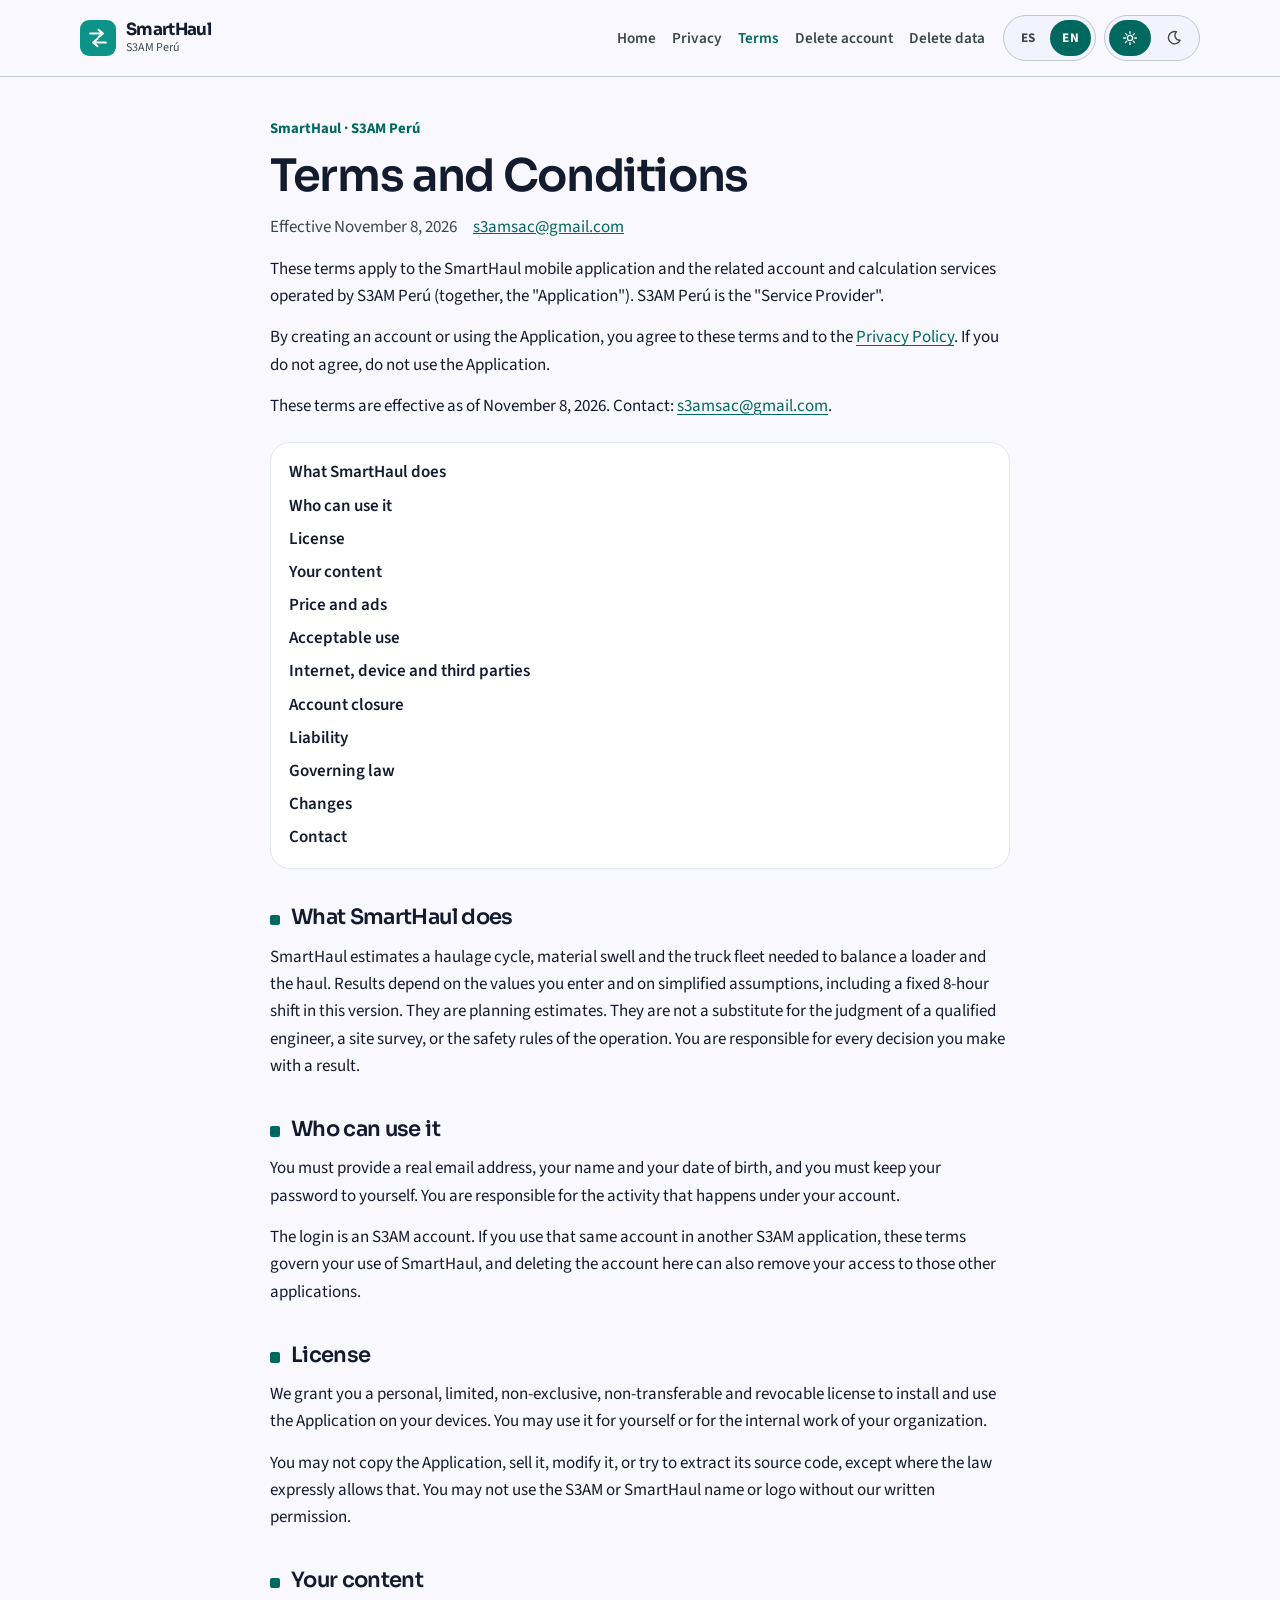
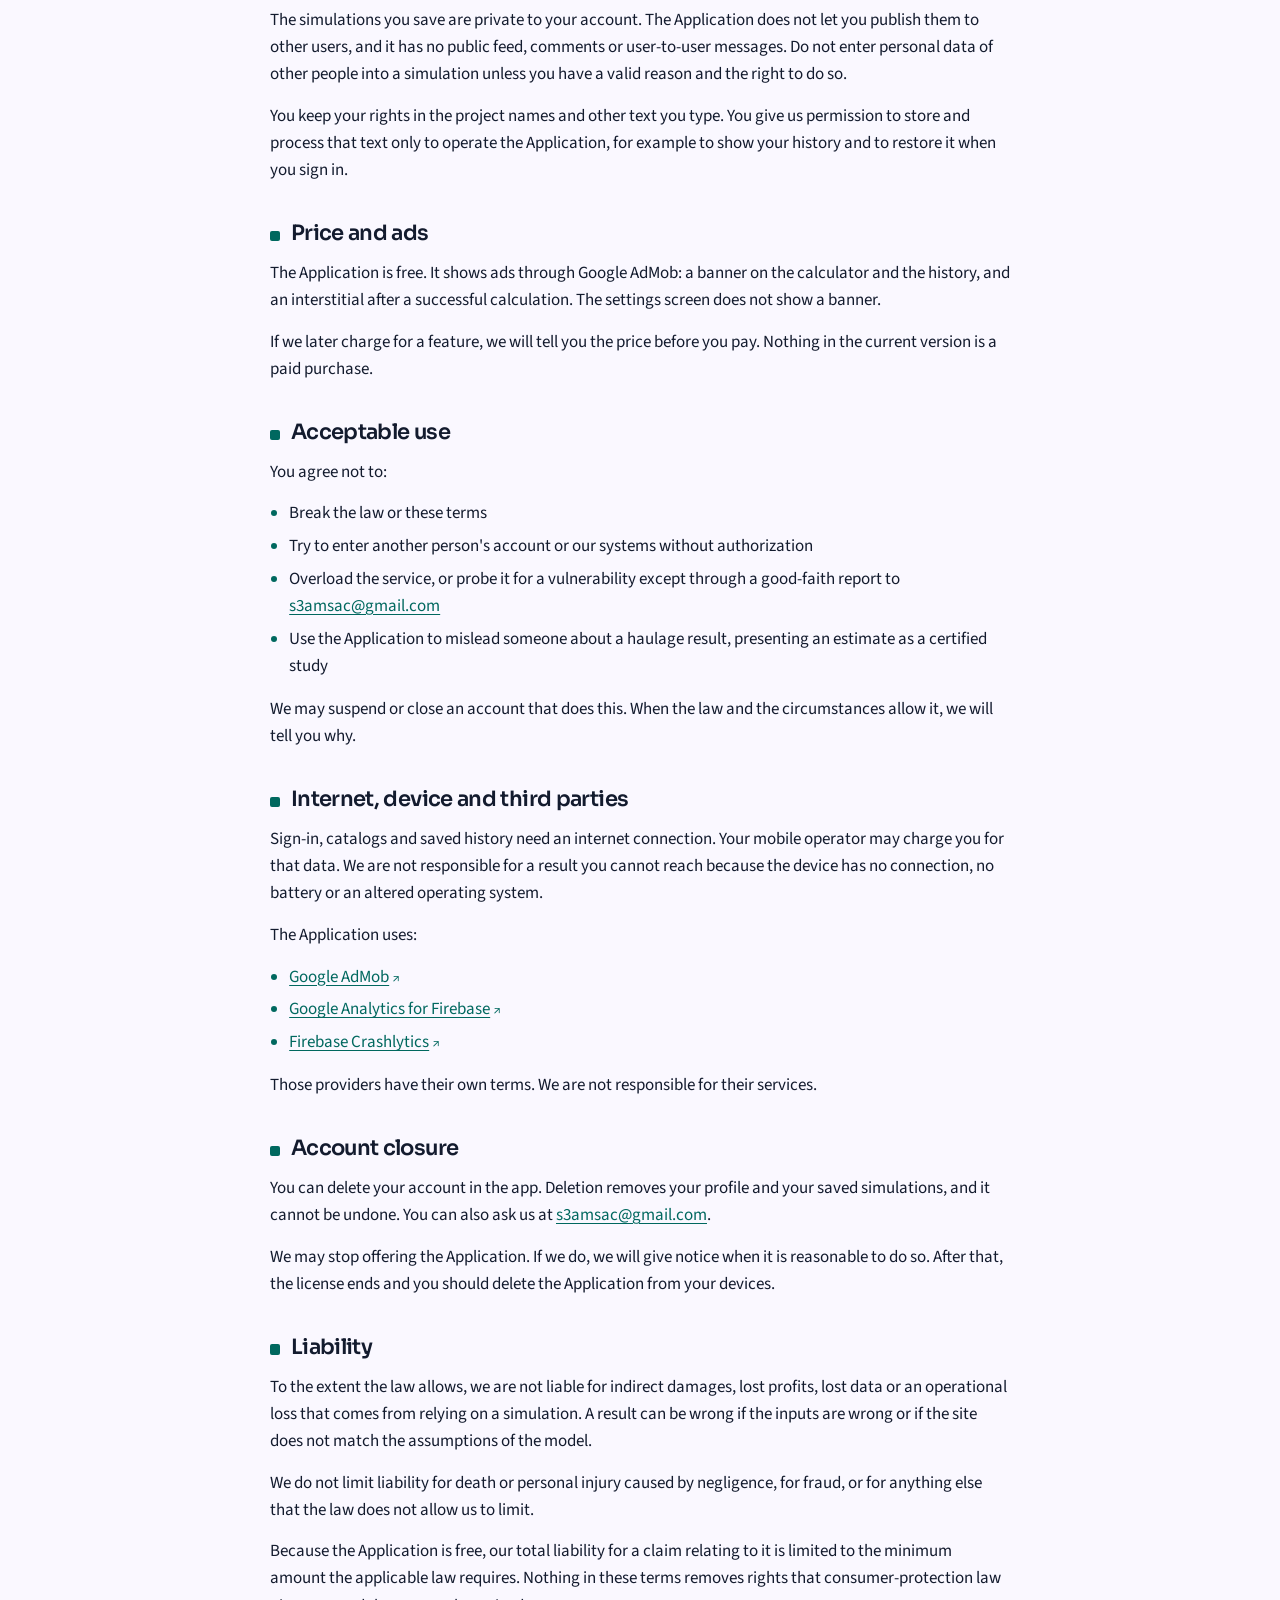
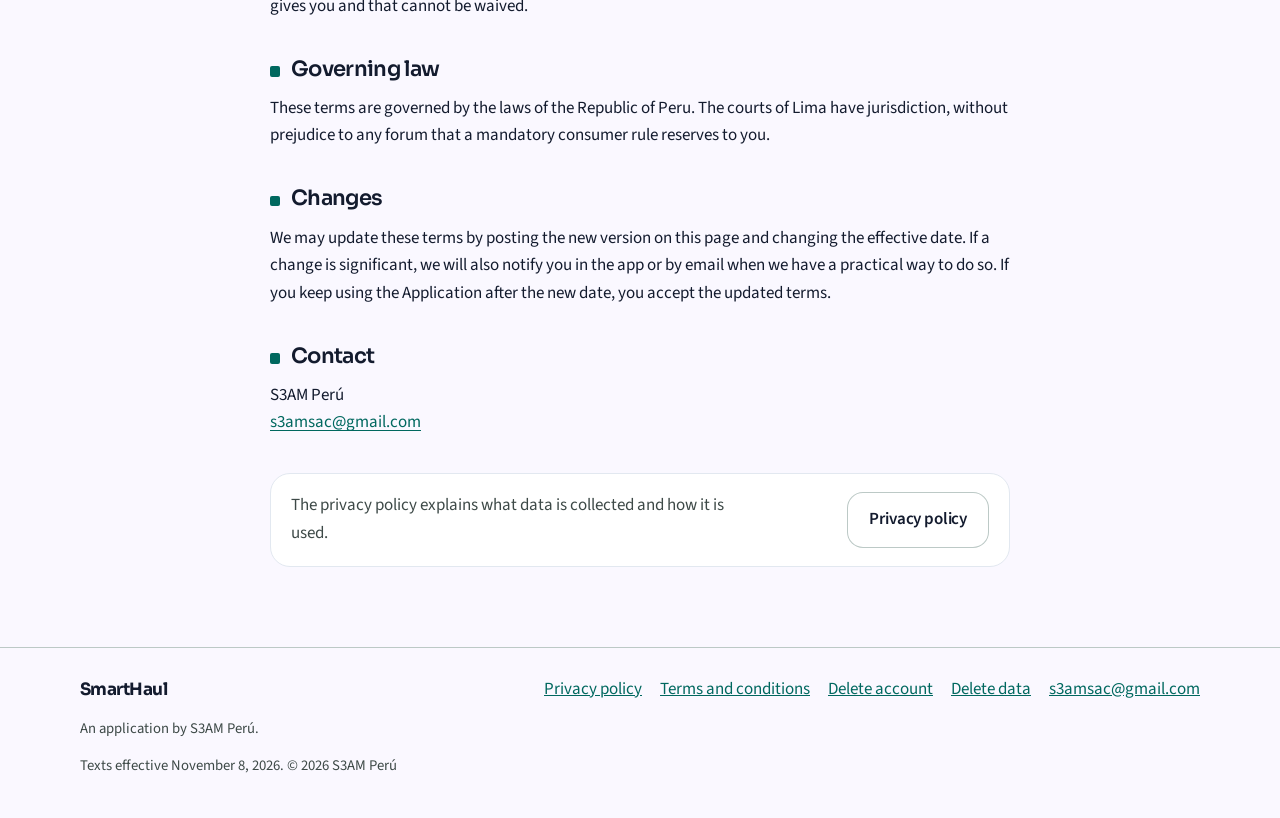
<file: terms.html>
<!DOCTYPE html>
<html lang="es" data-theme="dark">
<head>
  <meta charset="utf-8">
  <meta name="viewport" content="width=device-width, initial-scale=1">
  <title data-es="Términos y condiciones — SmartHaul" data-en="Terms and Conditions — SmartHaul">Términos y condiciones — SmartHaul</title>
  <meta name="description" content="Términos y condiciones de SmartHaul, la aplicación de S3AM Perú para estimar el ciclo de acarreo, el esponjamiento y la flota de volquetes." data-es="Términos y condiciones de SmartHaul, la aplicación de S3AM Perú para estimar el ciclo de acarreo, el esponjamiento y la flota de volquetes." data-en="Terms and conditions for SmartHaul, the S3AM Perú application that estimates haulage cycles, swell and the truck fleet.">
  <meta name="author" content="S3AM Perú">
  <meta name="theme-color" content="#0B131C">
  <meta name="color-scheme" content="dark light">
  <link rel="icon" href="favicon.svg" type="image/svg+xml">
  <script>
    (function () {
      var root = document.documentElement;
      var theme = null;
      var lang = null;
      try { theme = localStorage.getItem("sh-theme"); } catch (e) {}
      try { lang = localStorage.getItem("sh-lang"); } catch (e) {}
      if (theme !== "light" && theme !== "dark") {
        theme = window.matchMedia && window.matchMedia("(prefers-color-scheme: light)").matches ? "light" : "dark";
      }
      if (lang !== "es" && lang !== "en") {
        lang = (navigator.language || "es").toLowerCase().indexOf("es") === 0 ? "es" : "en";
      }
      if (location.hash.indexOf("#en-") === 0) lang = "en";
      if (location.hash.indexOf("#es-") === 0) lang = "es";
      root.dataset.theme = theme;
      root.lang = lang;
      var title = document.querySelector("title");
      if (title) {
        var next = title.getAttribute("data-" + lang);
        if (next) title.textContent = next;
      }
      document.querySelectorAll("meta[data-es]").forEach(function (el) {
        var value = el.getAttribute("data-" + lang);
        if (value) el.setAttribute("content", value);
      });
      var color = document.querySelector('meta[name="theme-color"]');
      if (color) color.setAttribute("content", theme === "light" ? "#FAF8FF" : "#0B131C");
    })();
  </script>
  <link rel="preconnect" href="https://fonts.googleapis.com">
  <link rel="preconnect" href="https://fonts.gstatic.com" crossorigin>
  <link href="https://fonts.googleapis.com/css2?family=IBM+Plex+Mono:wght@500&family=Sora:wght@500;600;700&family=Source+Sans+3:ital,wght@0,400;0,600;0,700;1,400&display=swap" rel="stylesheet">
  <link rel="stylesheet" href="css/site.css">
</head>
<body>
  <a class="skip" href="#contenido">
    <span class="es-only">Saltar al contenido</span>
    <span class="en-only">Skip to content</span>
  </a>
  <header class="site-header">
    <div class="container header-inner">
      <a class="brand" href="index.html">
        <svg class="brand-mark" viewBox="0 0 32 32" aria-hidden="true">
          <rect width="32" height="32" rx="8" fill="currentColor"/>
          <path d="M9 12h11" stroke="var(--on-button)" stroke-width="1.8" stroke-linecap="round"/>
          <path d="M16.4 8.7 20.4 12 16.4 15.3" fill="none" stroke="var(--on-button)" stroke-width="1.8" stroke-linecap="round" stroke-linejoin="round"/>
          <path d="M23 20H12" stroke="var(--on-button)" stroke-width="1.8" stroke-linecap="round"/>
          <path d="M15.6 16.7 11.6 20 15.6 23.3" fill="none" stroke="var(--on-button)" stroke-width="1.8" stroke-linecap="round" stroke-linejoin="round"/>
        </svg>
        <span class="brand-text">
          <span class="brand-name">SmartHaul</span>
          <span class="brand-by">S3AM Perú</span>
        </span>
      </a>
      <nav class="nav" data-label-es="Secciones" data-label-en="Sections" aria-label="Secciones">
        <a href="index.html">
          <span class="es-only">Inicio</span>
          <span class="en-only">Home</span>
        </a>
        <a href="privacy.html">
          <span class="es-only">Privacidad</span>
          <span class="en-only">Privacy</span>
        </a>
        <a href="terms.html" aria-current="page">
          <span class="es-only">Términos</span>
          <span class="en-only">Terms</span>
        </a>
        <a href="delete-account.html">
          <span class="es-only">Borrar cuenta</span>
          <span class="en-only">Delete account</span>
        </a>
        <a href="delete-data.html">
          <span class="es-only">Borrar datos</span>
          <span class="en-only">Delete data</span>
        </a>
      </nav>
      <div class="controls">
        <div class="segment" role="group" data-label-es="Idioma" data-label-en="Language" aria-label="Idioma">
          <button type="button" data-set-lang="es">ES</button>
          <button type="button" data-set-lang="en">EN</button>
        </div>
        <div class="segment" role="group" data-label-es="Tema" data-label-en="Theme" aria-label="Tema">
          <button type="button" data-set-theme="light" data-label-es="Tema claro" data-label-en="Light theme" aria-label="Tema claro">
            <svg viewBox="0 0 24 24" width="18" height="18" aria-hidden="true">
              <circle cx="12" cy="12" r="3.5" fill="none" stroke="currentColor" stroke-width="1.8"/>
              <path d="M12 3.5v2.2M12 18.3v2.2M3.5 12h2.2M18.3 12h2.2M6 6l1.6 1.6M16.4 16.4 18 18M18 6l-1.6 1.6M7.6 16.4 6 18" fill="none" stroke="currentColor" stroke-width="1.8" stroke-linecap="round"/>
            </svg>
          </button>
          <button type="button" data-set-theme="dark" data-label-es="Tema oscuro" data-label-en="Dark theme" aria-label="Tema oscuro">
            <svg viewBox="0 0 24 24" width="18" height="18" aria-hidden="true">
              <path d="M15.5 3.8A8.2 8.2 0 1 0 20.2 15 6.4 6.4 0 0 1 15.5 3.8Z" fill="none" stroke="currentColor" stroke-width="1.8" stroke-linejoin="round"/>
            </svg>
          </button>
        </div>
      </div>
    </div>
  </header>

  <main id="contenido" tabindex="-1">
    <div class="container">
      <article class="doc">
        <p class="doc-kicker">SmartHaul · S3AM Perú</p>
        <h1>
          <span class="es-only">Términos y condiciones</span>
          <span class="en-only">Terms and Conditions</span>
        </h1>
        <p class="doc-meta">
          <span class="es-only">Vigentes desde el 8 de noviembre de 2026</span>
          <span class="en-only">Effective November 8, 2026</span>
          <a href="mailto:s3amsac@gmail.com">s3amsac@gmail.com</a>
        </p>

        <div class="prose es-only" lang="es">
          <p>Estos términos se aplican a la aplicación móvil SmartHaul y a los servicios de cuenta y de cálculo relacionados que opera S3AM Perú (en conjunto, la «Aplicación»). S3AM Perú es el «Proveedor del servicio».</p>
          <p>Al crear una cuenta o usar la Aplicación, usted acepta estos términos y la <a href="privacy.html">Política de privacidad</a>. Si no está de acuerdo, no use la Aplicación.</p>
          <p>Estos términos rigen desde el 8 de noviembre de 2026. Contacto: <a href="mailto:s3amsac@gmail.com">s3amsac@gmail.com</a>.</p>

          <nav class="toc" aria-label="Contenido">
            <a href="#es-que-hace">Qué hace SmartHaul</a>
            <a href="#es-quien">Quién puede usarla</a>
            <a href="#es-licencia">Licencia</a>
            <a href="#es-contenido">Su contenido</a>
            <a href="#es-precio">Precio y anuncios</a>
            <a href="#es-uso-aceptable">Uso aceptable</a>
            <a href="#es-internet">Internet, dispositivo y terceros</a>
            <a href="#es-cierre">Cierre de la cuenta</a>
            <a href="#es-responsabilidad">Responsabilidad</a>
            <a href="#es-ley">Ley aplicable</a>
            <a href="#es-cambios">Cambios</a>
            <a href="#es-contacto">Contacto</a>
          </nav>

          <h2 id="es-que-hace">Qué hace SmartHaul</h2>
          <p>SmartHaul estima el ciclo de acarreo, el esponjamiento del material y la flota de volquetes necesaria para equilibrar la pala y el transporte. El resultado depende de los valores que usted ingresa y de supuestos simplificados, entre ellos un turno fijo de 8 horas en esta versión. Son estimaciones de planificación. No sustituyen el criterio de un ingeniero colegiado, un levantamiento de campo ni las reglas de seguridad de la operación. Usted es responsable de cada decisión que tome con un resultado.</p>

          <h2 id="es-quien">Quién puede usarla</h2>
          <p>Debe indicar un correo real, su nombre y su fecha de nacimiento, y debe guardar su contraseña. Usted responde por la actividad que ocurra con su cuenta.</p>
          <p>El acceso es una cuenta de S3AM. Si usa esa misma cuenta en otra aplicación de S3AM, estos términos regulan su uso de SmartHaul, y eliminar la cuenta aquí también puede quitarle el acceso a esas otras aplicaciones.</p>

          <h2 id="es-licencia">Licencia</h2>
          <p>Le concedemos una licencia personal, limitada, no exclusiva, intransferible y revocable para instalar y usar la Aplicación en sus dispositivos. Puede usarla para usted o para el trabajo interno de su organización.</p>
          <p>No puede copiar la Aplicación, venderla, modificarla ni intentar extraer su código fuente, salvo que la ley lo permita de forma expresa. No puede usar el nombre o el logotipo de S3AM o de SmartHaul sin nuestro permiso por escrito.</p>

          <h2 id="es-contenido">Su contenido</h2>
          <p>Las simulaciones que guarda son privadas de su cuenta. La Aplicación no permite publicarlas a otros usuarios, y no tiene un muro público, comentarios ni mensajes entre usuarios. No escriba datos personales de otras personas en una simulación salvo que tenga un motivo válido y derecho a hacerlo.</p>
          <p>Usted conserva sus derechos sobre los nombres de proyecto y el resto del texto que escribe. Nos da permiso para almacenar y tratar ese texto solo para operar la Aplicación, por ejemplo para mostrar su historial y recuperarlo cuando inicia sesión.</p>

          <h2 id="es-precio">Precio y anuncios</h2>
          <p>La Aplicación es gratuita. Muestra anuncios mediante Google AdMob: un banner en la calculadora y en el historial, y un intersticial después de un cálculo correcto. La pantalla de ajustes no muestra banner.</p>
          <p>Si más adelante cobramos por una función, le diremos el precio antes de que pague. En la versión actual no hay ninguna compra de pago.</p>

          <h2 id="es-uso-aceptable">Uso aceptable</h2>
          <p>Usted se compromete a no:</p>
          <ul>
            <li>Incumplir la ley o estos términos</li>
            <li>Intentar entrar en la cuenta de otra persona o en nuestros sistemas sin autorización</li>
            <li>Sobrecargar el servicio, o buscar una vulnerabilidad, salvo un aviso de buena fe a <a href="mailto:s3amsac@gmail.com">s3amsac@gmail.com</a></li>
            <li>Usar la Aplicación para engañar a alguien con un resultado de acarreo, presentando una estimación como un estudio certificado</li>
          </ul>
          <p>Podemos suspender o cerrar una cuenta que haga esto. Cuando la ley y las circunstancias lo permitan, le diremos por qué.</p>

          <h2 id="es-internet">Internet, dispositivo y terceros</h2>
          <p>El inicio de sesión, los catálogos y el historial guardado necesitan conexión a internet. Su operador móvil puede cobrarle esos datos. No respondemos por un resultado al que no pueda llegar porque el dispositivo no tiene conexión, no tiene batería o tiene el sistema operativo alterado.</p>
          <p>La Aplicación usa:</p>
          <ul>
            <li><a href="https://developers.google.com/admob/terms" target="_blank" rel="noopener noreferrer">Google AdMob<span class="visually-hidden"> (se abre en otra pestaña)</span></a></li>
            <li><a href="https://www.google.com/analytics/terms/" target="_blank" rel="noopener noreferrer">Google Analytics para Firebase<span class="visually-hidden"> (se abre en otra pestaña)</span></a></li>
            <li><a href="https://firebase.google.com/terms/crashlytics" target="_blank" rel="noopener noreferrer">Firebase Crashlytics<span class="visually-hidden"> (se abre en otra pestaña)</span></a></li>
          </ul>
          <p>Esos proveedores tienen sus propios términos. No respondemos por sus servicios.</p>

          <h2 id="es-cierre">Cierre de la cuenta</h2>
          <p>Puede eliminar su cuenta en la app. La eliminación borra su perfil y sus simulaciones guardadas, y no se puede deshacer. También puede pedírnoslo a <a href="mailto:s3amsac@gmail.com">s3amsac@gmail.com</a>.</p>
          <p>Podemos dejar de ofrecer la Aplicación. Si lo hacemos, avisaremos cuando sea razonable. Después de eso, la licencia termina y usted debe borrar la Aplicación de sus dispositivos.</p>

          <h2 id="es-responsabilidad">Responsabilidad</h2>
          <p>En la medida en que la ley lo permita, no respondemos por daños indirectos, lucro cesante, pérdida de datos ni una pérdida operativa que venga de confiar en una simulación. Un resultado puede ser incorrecto si los datos de entrada lo son o si el terreno no coincide con los supuestos del modelo.</p>
          <p>No limitamos la responsabilidad por muerte o daño personal causado por negligencia, por fraude, ni por cualquier otra cosa que la ley no nos permita limitar.</p>
          <p>Como la Aplicación es gratuita, nuestra responsabilidad total por un reclamo relacionado con ella se limita al mínimo que exija la ley aplicable. Nada en estos términos quita derechos que la norma de protección al consumidor le otorga y que no se pueden renunciar.</p>

          <h2 id="es-ley">Ley aplicable</h2>
          <p>Estos términos se rigen por las leyes de la República del Perú. Los juzgados de Lima son competentes, sin perjuicio del fuero que una norma imperativa de consumo le reserve.</p>

          <h2 id="es-cambios">Cambios</h2>
          <p>Podemos actualizar estos términos publicando la nueva versión en esta página y cambiando la fecha de entrada en vigor. Si un cambio es importante, también se lo avisaremos en la app o por correo cuando tengamos una forma práctica de hacerlo. Si sigue usando la Aplicación después de la nueva fecha, acepta los términos actualizados.</p>

          <h2 id="es-contacto">Contacto</h2>
          <p>S3AM Perú<br><a href="mailto:s3amsac@gmail.com">s3amsac@gmail.com</a></p>
        </div>

        <div class="prose en-only" lang="en">
          <p>These terms apply to the SmartHaul mobile application and the related account and calculation services operated by S3AM Perú (together, the "Application"). S3AM Perú is the "Service Provider".</p>
          <p>By creating an account or using the Application, you agree to these terms and to the <a href="privacy.html">Privacy Policy</a>. If you do not agree, do not use the Application.</p>
          <p>These terms are effective as of November 8, 2026. Contact: <a href="mailto:s3amsac@gmail.com">s3amsac@gmail.com</a>.</p>

          <nav class="toc" aria-label="Contents">
            <a href="#en-what">What SmartHaul does</a>
            <a href="#en-who">Who can use it</a>
            <a href="#en-license">License</a>
            <a href="#en-content">Your content</a>
            <a href="#en-price">Price and ads</a>
            <a href="#en-acceptable">Acceptable use</a>
            <a href="#en-internet">Internet, device and third parties</a>
            <a href="#en-closure">Account closure</a>
            <a href="#en-liability">Liability</a>
            <a href="#en-law">Governing law</a>
            <a href="#en-changes">Changes</a>
            <a href="#en-contact">Contact</a>
          </nav>

          <h2 id="en-what">What SmartHaul does</h2>
          <p>SmartHaul estimates a haulage cycle, material swell and the truck fleet needed to balance a loader and the haul. Results depend on the values you enter and on simplified assumptions, including a fixed 8-hour shift in this version. They are planning estimates. They are not a substitute for the judgment of a qualified engineer, a site survey, or the safety rules of the operation. You are responsible for every decision you make with a result.</p>

          <h2 id="en-who">Who can use it</h2>
          <p>You must provide a real email address, your name and your date of birth, and you must keep your password to yourself. You are responsible for the activity that happens under your account.</p>
          <p>The login is an S3AM account. If you use that same account in another S3AM application, these terms govern your use of SmartHaul, and deleting the account here can also remove your access to those other applications.</p>

          <h2 id="en-license">License</h2>
          <p>We grant you a personal, limited, non-exclusive, non-transferable and revocable license to install and use the Application on your devices. You may use it for yourself or for the internal work of your organization.</p>
          <p>You may not copy the Application, sell it, modify it, or try to extract its source code, except where the law expressly allows that. You may not use the S3AM or SmartHaul name or logo without our written permission.</p>

          <h2 id="en-content">Your content</h2>
          <p>The simulations you save are private to your account. The Application does not let you publish them to other users, and it has no public feed, comments or user-to-user messages. Do not enter personal data of other people into a simulation unless you have a valid reason and the right to do so.</p>
          <p>You keep your rights in the project names and other text you type. You give us permission to store and process that text only to operate the Application, for example to show your history and to restore it when you sign in.</p>

          <h2 id="en-price">Price and ads</h2>
          <p>The Application is free. It shows ads through Google AdMob: a banner on the calculator and the history, and an interstitial after a successful calculation. The settings screen does not show a banner.</p>
          <p>If we later charge for a feature, we will tell you the price before you pay. Nothing in the current version is a paid purchase.</p>

          <h2 id="en-acceptable">Acceptable use</h2>
          <p>You agree not to:</p>
          <ul>
            <li>Break the law or these terms</li>
            <li>Try to enter another person's account or our systems without authorization</li>
            <li>Overload the service, or probe it for a vulnerability except through a good-faith report to <a href="mailto:s3amsac@gmail.com">s3amsac@gmail.com</a></li>
            <li>Use the Application to mislead someone about a haulage result, presenting an estimate as a certified study</li>
          </ul>
          <p>We may suspend or close an account that does this. When the law and the circumstances allow it, we will tell you why.</p>

          <h2 id="en-internet">Internet, device and third parties</h2>
          <p>Sign-in, catalogs and saved history need an internet connection. Your mobile operator may charge you for that data. We are not responsible for a result you cannot reach because the device has no connection, no battery or an altered operating system.</p>
          <p>The Application uses:</p>
          <ul>
            <li><a href="https://developers.google.com/admob/terms" target="_blank" rel="noopener noreferrer">Google AdMob<span class="visually-hidden"> (opens in a new tab)</span></a></li>
            <li><a href="https://www.google.com/analytics/terms/" target="_blank" rel="noopener noreferrer">Google Analytics for Firebase<span class="visually-hidden"> (opens in a new tab)</span></a></li>
            <li><a href="https://firebase.google.com/terms/crashlytics" target="_blank" rel="noopener noreferrer">Firebase Crashlytics<span class="visually-hidden"> (opens in a new tab)</span></a></li>
          </ul>
          <p>Those providers have their own terms. We are not responsible for their services.</p>

          <h2 id="en-closure">Account closure</h2>
          <p>You can delete your account in the app. Deletion removes your profile and your saved simulations, and it cannot be undone. You can also ask us at <a href="mailto:s3amsac@gmail.com">s3amsac@gmail.com</a>.</p>
          <p>We may stop offering the Application. If we do, we will give notice when it is reasonable to do so. After that, the license ends and you should delete the Application from your devices.</p>

          <h2 id="en-liability">Liability</h2>
          <p>To the extent the law allows, we are not liable for indirect damages, lost profits, lost data or an operational loss that comes from relying on a simulation. A result can be wrong if the inputs are wrong or if the site does not match the assumptions of the model.</p>
          <p>We do not limit liability for death or personal injury caused by negligence, for fraud, or for anything else that the law does not allow us to limit.</p>
          <p>Because the Application is free, our total liability for a claim relating to it is limited to the minimum amount the applicable law requires. Nothing in these terms removes rights that consumer-protection law gives you and that cannot be waived.</p>

          <h2 id="en-law">Governing law</h2>
          <p>These terms are governed by the laws of the Republic of Peru. The courts of Lima have jurisdiction, without prejudice to any forum that a mandatory consumer rule reserves to you.</p>

          <h2 id="en-changes">Changes</h2>
          <p>We may update these terms by posting the new version on this page and changing the effective date. If a change is significant, we will also notify you in the app or by email when we have a practical way to do so. If you keep using the Application after the new date, you accept the updated terms.</p>

          <h2 id="en-contact">Contact</h2>
          <p>S3AM Perú<br><a href="mailto:s3amsac@gmail.com">s3amsac@gmail.com</a></p>
        </div>

        <aside class="related">
          <p>
            <span class="es-only">La política de privacidad explica qué datos se recogen y para qué se usan.</span>
            <span class="en-only">The privacy policy explains what data is collected and how it is used.</span>
          </p>
          <a class="button button-secondary" href="privacy.html">
            <span class="es-only">Política de privacidad</span>
            <span class="en-only">Privacy policy</span>
          </a>
        </aside>
      </article>
    </div>
  </main>

  <footer class="site-footer">
    <div class="container">
      <div class="footer-inner">
        <div>
          <div class="footer-brand">SmartHaul</div>
          <p class="fine-print">
            <span class="es-only">Aplicación de S3AM Perú.</span>
            <span class="en-only">An application by S3AM Perú.</span>
          </p>
        </div>
        <nav class="footer-links" data-label-es="Documentos" data-label-en="Documents" aria-label="Documentos">
          <a href="privacy.html"><span class="es-only">Política de privacidad</span><span class="en-only">Privacy policy</span></a>
          <a href="terms.html"><span class="es-only">Términos y condiciones</span><span class="en-only">Terms and conditions</span></a>
          <a href="delete-account.html"><span class="es-only">Eliminar cuenta</span><span class="en-only">Delete account</span></a>
          <a href="delete-data.html"><span class="es-only">Eliminar datos</span><span class="en-only">Delete data</span></a>
          <a href="mailto:s3amsac@gmail.com">s3amsac@gmail.com</a>
        </nav>
      </div>
      <p class="copyright">
        <span class="es-only">Textos vigentes desde el 8 de noviembre de 2026.</span>
        <span class="en-only">Texts effective November 8, 2026.</span>
        © 2026 S3AM Perú
      </p>
    </div>
  </footer>
  <script src="js/site.js"></script>
</body>
</html>
</file>
<file: css/site.css>
/* Tokens tomados del ColorScheme y ThemeData de SmartHaul (Material 3). */

:root {
  color-scheme: dark;
  --bg: #0b131c;
  --text: #dae3f1;
  --text-muted: #bbcac6;
  --surface: #1e2d3d;
  --surface-low: #111a24;
  --surface-mid: #1a2533;
  --surface-high: #243548;
  --primary: #4fdbc8;
  --on-button: #0b131c;
  --button: #14b8a6;
  --button-hover: #4fdbc8;
  --segment: #14b8a6;
  --on-segment: #0b131c;
  --badge-bg: #243548;
  --badge-text: #4fdbc8;
  --badge-border: #3c4947;
  --tertiary: #7bd0ff;
  --outline: #859490;
  --outline-variant: #3c4947;
  --card-border: #243548;
  --radius-card: 16px;
  --radius-button: 8px;
  --radius-inner: 12px;
  --link: #4fdbc8;
  --grid: rgba(79, 219, 200, 0.06);
  --header: rgba(11, 19, 28, 0.88);
  --danger: #ffb4ab;
}

[data-theme="light"] {
  color-scheme: light;
  --bg: #faf8ff;
  --text: #131b2e;
  --text-muted: #3d4947;
  --surface: #ffffff;
  --surface-low: #f2f3ff;
  --surface-mid: #eaedff;
  --surface-high: #e2e7ff;
  --primary: #00685f;
  --on-button: #ffffff;
  --button: #0d9488;
  --button-hover: #008378;
  --segment: #00685f;
  --on-segment: #ffffff;
  --badge-bg: #6df5e1;
  --badge-text: #006f64;
  --badge-border: transparent;
  --tertiary: #38645c;
  --outline: #6d7a77;
  --outline-variant: #bcc9c6;
  --card-border: #e2e8f0;
  --radius-card: 20px;
  --radius-button: 16px;
  --radius-inner: 16px;
  --link: #00685f;
  --grid: rgba(0, 104, 95, 0.08);
  --header: rgba(250, 248, 255, 0.9);
  --danger: #ba1a1a;
}

*,
*::before,
*::after {
  box-sizing: border-box;
}

html {
  scroll-behavior: smooth;
  scroll-padding-top: 9.5rem;
}

body {
  margin: 0;
  font-family: "Source Sans 3", "Segoe UI", sans-serif;
  font-size: 1.0625rem;
  line-height: 1.6;
  color: var(--text);
  background: var(--bg);
  text-rendering: optimizeLegibility;
  -webkit-font-smoothing: antialiased;
}

h1,
h2,
h3,
.brand-name,
.station strong,
.specs dd {
  font-family: "Sora", "Avenir Next", "Segoe UI", sans-serif;
  font-weight: 600;
  letter-spacing: -0.03em;
  line-height: 1.15;
}

h1,
h2,
h3,
p,
ul,
ol,
figure,
dl,
blockquote {
  margin: 0;
}

a {
  color: inherit;
}

img,
svg {
  max-width: 100%;
}

::selection {
  background: var(--primary);
  color: var(--on-button);
}

:focus-visible {
  outline: 2px solid var(--primary);
  outline-offset: 3px;
}

#contenido:focus {
  outline: none;
}

html[lang="en"] .es-only,
html[lang="es"] .en-only {
  display: none;
}

.visually-hidden {
  position: absolute;
  width: 1px;
  height: 1px;
  padding: 0;
  margin: -1px;
  overflow: hidden;
  clip: rect(0, 0, 0, 0);
  white-space: nowrap;
  border: 0;
}

.skip {
  position: absolute;
  left: 12px;
  top: 12px;
  z-index: 40;
  transform: translateY(-160%);
  background: var(--button);
  color: var(--on-button);
  text-decoration: none;
  font-weight: 700;
  padding: 10px 14px;
  border-radius: var(--radius-button);
}

.skip:focus {
  transform: none;
}

.container {
  width: min(1120px, calc(100% - 40px));
  margin-inline: auto;
}

.site-header {
  position: sticky;
  top: 0;
  z-index: 20;
  background: var(--header);
  border-bottom: 1px solid var(--outline-variant);
  backdrop-filter: blur(16px);
  -webkit-backdrop-filter: blur(16px);
}

.header-inner {
  display: flex;
  flex-wrap: wrap;
  align-items: center;
  gap: 12px 18px;
  min-height: 76px;
  padding: 12px 0;
}

.brand {
  display: flex;
  align-items: center;
  gap: 10px;
  text-decoration: none;
  color: var(--text);
  min-width: 0;
}

.brand-mark {
  width: 36px;
  height: 36px;
  flex: none;
  color: var(--button);
}

.brand-name {
  display: block;
  font-size: 1.05rem;
  font-weight: 700;
  letter-spacing: -0.04em;
  line-height: 1;
}

.brand-by {
  display: block;
  margin-top: 4px;
  color: var(--text-muted);
  font-size: 0.75rem;
  line-height: 1;
}

.nav {
  display: flex;
  flex-wrap: wrap;
  align-items: center;
  gap: 4px 16px;
  margin-left: auto;
}

.nav a {
  display: inline-flex;
  align-items: center;
  min-height: 44px;
  text-decoration: none;
  color: var(--text-muted);
  font-weight: 600;
  font-size: 0.95rem;
}

.nav a:hover,
.nav a[aria-current="page"] {
  color: var(--primary);
}

.controls {
  display: flex;
  align-items: center;
  gap: 8px;
}

.segment {
  display: flex;
  padding: 4px;
  gap: 2px;
  background: var(--surface-low);
  border: 1px solid var(--outline-variant);
  border-radius: 999px;
}

.segment button {
  min-width: 40px;
  height: 36px;
  padding: 0 12px;
  border: 0;
  border-radius: 999px;
  background: transparent;
  color: var(--text-muted);
  font: inherit;
  font-size: 0.82rem;
  font-weight: 700;
  letter-spacing: 0.02em;
  cursor: pointer;
  display: grid;
  place-items: center;
}

html[lang="es"] [data-set-lang="es"],
html[lang="en"] [data-set-lang="en"],
html[data-theme="dark"] [data-set-theme="dark"],
html[data-theme="light"] [data-set-theme="light"] {
  background: var(--segment);
  color: var(--on-segment);
}

.hero {
  position: relative;
  padding: 56px 0 12px;
}

.hero::before {
  content: "";
  position: absolute;
  inset: 0 0 0;
  background-image:
    linear-gradient(to right, var(--grid) 1px, transparent 1px),
    linear-gradient(to bottom, var(--grid) 1px, transparent 1px);
  background-size: 32px 32px;
  -webkit-mask-image: radial-gradient(ellipse at 25% 20%, #000 10%, transparent 72%);
  mask-image: radial-gradient(ellipse at 25% 20%, #000 10%, transparent 72%);
  pointer-events: none;
}

.hero-grid {
  position: relative;
  display: grid;
  grid-template-columns: minmax(0, 1.15fr) minmax(280px, 0.85fr);
  gap: 48px;
  align-items: center;
}

.eyebrow {
  display: inline-flex;
  align-items: center;
  margin: 0;
  padding: 6px 12px;
  border-radius: 999px;
  background: var(--badge-bg);
  color: var(--badge-text);
  border: 1px solid var(--badge-border);
  font-size: 0.82rem;
  font-weight: 700;
}

.hero h1 {
  margin: 16px 0;
  font-size: clamp(2.3rem, 4.6vw, 3.8rem);
  max-width: 14ch;
}

.lead {
  max-width: 40rem;
  font-size: 1.125rem;
  line-height: 1.65;
}

.specs {
  display: grid;
  grid-template-columns: repeat(2, minmax(0, 1fr));
  gap: 10px;
  margin-top: 28px;
}

.specs div {
  padding: 14px 16px;
  background: var(--surface);
  border: 1px solid var(--card-border);
  border-radius: var(--radius-card);
}

.specs dt {
  font-family: "IBM Plex Mono", ui-monospace, Menlo, monospace;
  font-size: 0.72rem;
  letter-spacing: 0.06em;
  text-transform: uppercase;
  color: var(--text-muted);
}

.specs dd {
  margin-top: 6px;
  font-size: 1.02rem;
}

.cycle-wrap {
  margin: 0;
}

.cycle {
  display: grid;
  grid-template-columns: minmax(104px, 0.9fr) minmax(9.5rem, 1.35fr) minmax(104px, 0.9fr);
  grid-template-areas:
    "load forward dump"
    "load back dump"
    "note note note";
  gap: 16px 14px;
  align-items: center;
  padding: 22px;
  background: var(--surface);
  border: 1px solid var(--card-border);
  border-radius: var(--radius-card);
}

.load { grid-area: load; }
.dump { grid-area: dump; }
.lane-forward { grid-area: forward; }
.lane-return { grid-area: back; }
.cycle-note { grid-area: note; }

.station {
  padding: 22px 12px;
  text-align: center;
  background: var(--surface-low);
  border: 1px solid var(--outline-variant);
  border-radius: var(--radius-inner);
}

.station::before {
  content: "";
  display: block;
  width: 10px;
  height: 10px;
  margin: 0 auto 12px;
  border-radius: 50%;
  background: var(--primary);
  box-shadow: 0 0 0 6px color-mix(in srgb, var(--primary) 18%, transparent);
}

.station strong {
  display: block;
  font-size: 1.2rem;
}

.station-role {
  display: block;
  margin-top: 4px;
  color: var(--text-muted);
  font-size: 0.9rem;
}

.lane {
  display: grid;
  gap: 8px;
  min-width: 0;
}

.lane-label {
  text-align: center;
  color: var(--primary);
  font-size: 0.84rem;
  font-weight: 700;
}

.track {
  position: relative;
  height: 2px;
  background: var(--outline-variant);
}

.track::before {
  content: "";
  position: absolute;
  inset: 0 auto 0 0;
  width: 72%;
  background: var(--primary);
}

.lane-forward .track::after,
.lane-return .track::after {
  content: "";
  position: absolute;
  top: 50%;
  border-top: 6px solid transparent;
  border-bottom: 6px solid transparent;
  transform: translateY(-50%);
}

.lane-forward .track::after {
  right: 0;
  border-left: 8px solid var(--primary);
}

.lane-return .track::before {
  left: auto;
  right: 0;
}

.lane-return .track::after {
  left: 0;
  border-right: 8px solid var(--primary);
}

.cycle-note {
  padding-top: 12px;
  border-top: 1px solid var(--outline-variant);
  color: var(--text-muted);
  text-align: center;
  font-family: "IBM Plex Mono", ui-monospace, Menlo, monospace;
  font-size: 0.75rem;
}

.cycle-wrap figcaption {
  margin-top: 10px;
  color: var(--text-muted);
  font-size: 0.9rem;
}

.section {
  padding-top: 56px;
}

.section h2,
.doc h1 {
  font-size: clamp(1.7rem, 3vw, 2.15rem);
}

.section-lead {
  margin-top: 10px;
  max-width: 42rem;
  color: var(--text-muted);
}

.cards,
.facts {
  display: grid;
  gap: 16px;
  margin-top: 22px;
  padding: 0;
  list-style: none;
}

.cards {
  grid-template-columns: repeat(3, minmax(0, 1fr));
}

.facts {
  grid-template-columns: 1fr 1fr;
}

.card {
  background: var(--surface);
  border: 1px solid var(--card-border);
  border-radius: var(--radius-card);
  padding: 22px;
}

.index {
  font-family: "IBM Plex Mono", ui-monospace, Menlo, monospace;
  font-size: 0.78rem;
  letter-spacing: 0.05em;
  color: var(--primary);
}

.card h3 {
  margin: 10px 0 8px;
  font-size: 1.18rem;
}

.card p,
.section-lead,
.cta p,
.related p {
  color: var(--text-muted);
}

.data-card {
  margin-top: 22px;
}

.data-list {
  display: grid;
  grid-template-columns: 1fr 1fr;
  gap: 8px;
  margin-top: 16px;
  padding: 0;
  list-style: none;
}

.data-list li {
  padding: 10px 12px;
  background: var(--surface-low);
  border: 1px solid var(--outline-variant);
  border-radius: var(--radius-inner);
  font-weight: 600;
}

.data-list li.wide {
  grid-column: 1 / -1;
}

.keep {
  margin-top: 14px;
}

.notice {
  margin-top: 22px;
  padding: 22px 24px;
  background: var(--surface);
  border: 1px solid var(--card-border);
  border-left: 4px solid var(--primary);
  border-radius: var(--radius-card);
}

.notice p + p {
  margin-top: 12px;
}

.notice a,
.prose a,
.site-footer a,
.related a.inline {
  color: var(--link);
}

.cta {
  display: flex;
  flex-wrap: wrap;
  justify-content: space-between;
  align-items: center;
  gap: 20px;
}

.cta h2,
.cta p {
  margin: 0;
}

.cta p {
  margin-top: 8px;
  max-width: 40rem;
}

.actions {
  display: flex;
  flex-wrap: wrap;
  gap: 12px;
}

.button {
  display: inline-flex;
  align-items: center;
  justify-content: center;
  min-height: 56px;
  padding: 0 22px;
  border-radius: var(--radius-button);
  background: var(--button);
  color: var(--on-button);
  text-decoration: none;
  font-weight: 700;
  letter-spacing: -0.01em;
}

[data-theme="light"] .button {
  font-weight: 600;
}

.button:hover {
  background: var(--button-hover);
  color: var(--on-button);
}

.button-secondary {
  background: transparent;
  color: var(--text);
  box-shadow: inset 0 0 0 1px var(--outline-variant);
}

.button-secondary:hover {
  background: var(--surface-low);
  color: var(--text);
}

.doc {
  width: min(740px, 100%);
  margin: 0 auto;
  padding: 40px 0 16px;
}

.doc-kicker {
  color: var(--primary);
  font-weight: 700;
  font-size: 0.92rem;
}

.doc h1 {
  margin: 10px 0 12px;
  font-size: clamp(2rem, 4vw, 2.8rem);
}

.doc-meta {
  display: flex;
  flex-wrap: wrap;
  gap: 8px 16px;
  color: var(--text-muted);
}

.doc-meta a {
  color: var(--link);
}

.prose {
  margin-top: 8px;
}

.prose p,
.prose li {
  font-size: 1.0625rem;
}

.prose p {
  margin: 0.9rem 0;
}

.prose h2 {
  display: flex;
  align-items: baseline;
  gap: 0.65rem;
  margin: 2.3rem 0 0.7rem;
  font-size: 1.32rem;
}

.prose h2::before {
  content: "";
  width: 0.65rem;
  height: 0.65rem;
  flex: none;
  border-radius: 2px;
  background: var(--primary);
  transform: translateY(0.05em);
}

.prose ul,
.prose ol {
  margin: 0.8rem 0 1rem;
  padding-left: 1.2rem;
}

.prose ol.steps {
  margin: 1rem 0 1.25rem;
  padding: 18px 18px 18px 2.5rem;
  background: var(--surface);
  border: 1px solid var(--card-border);
  border-radius: var(--radius-card);
}

.prose ol.steps li + li {
  margin-top: 0.75rem;
}

.prose ol.steps li::marker {
  font-family: "Sora", "Avenir Next", sans-serif;
  font-weight: 700;
}

.prose li + li {
  margin-top: 0.35rem;
}

.prose li::marker {
  color: var(--primary);
}

.prose a {
  text-underline-offset: 3px;
  overflow-wrap: anywhere;
}

.prose a[target="_blank"]::after {
  content: "↗";
  display: inline-block;
  margin-left: 0.22em;
  font-size: 0.78em;
  text-decoration: none;
}

.toc {
  display: grid;
  gap: 6px;
  margin: 22px 0 8px;
  padding: 16px 18px;
  background: var(--surface);
  border: 1px solid var(--card-border);
  border-radius: var(--radius-card);
}

.toc a {
  color: var(--text);
  font-weight: 600;
  text-decoration: none;
}

.toc a:hover {
  color: var(--link);
}

.related {
  display: flex;
  flex-wrap: wrap;
  justify-content: space-between;
  align-items: center;
  gap: 16px;
  margin-top: 36px;
  padding: 18px 20px;
  background: var(--surface);
  border: 1px solid var(--card-border);
  border-radius: var(--radius-card);
}

.related p {
  margin: 0;
  max-width: 28rem;
}

.site-footer {
  margin-top: 64px;
  padding: 28px 0 40px;
  border-top: 1px solid var(--outline-variant);
}

.footer-inner {
  display: flex;
  flex-wrap: wrap;
  justify-content: space-between;
  gap: 18px 32px;
}

.footer-brand {
  font-family: "Sora", "Avenir Next", sans-serif;
  font-weight: 700;
  letter-spacing: -0.03em;
}

.footer-links {
  display: flex;
  flex-wrap: wrap;
  gap: 8px 18px;
}

.footer-links a,
.site-footer a {
  color: var(--link);
}

.fine-print,
.copyright {
  margin-top: 14px;
  color: var(--text-muted);
  font-size: 0.92rem;
}

@media (max-width: 900px) {
  .hero-grid,
  .cards {
    grid-template-columns: 1fr;
  }

  .hero h1 {
    max-width: none;
  }
}

@media (max-width: 720px) {
  .nav {
    order: 3;
    width: 100%;
    margin-left: 0;
  }

  .controls {
    margin-left: auto;
  }

  .facts,
  .data-list,
  .specs {
    grid-template-columns: 1fr;
  }

  .data-list li.wide {
    grid-column: auto;
  }
}

@media (max-width: 640px) {
  .cycle {
    grid-template-columns: 1fr;
    grid-template-areas:
      "load"
      "forward"
      "dump"
      "back"
      "note";
  }

  .actions,
  .button {
    width: 100%;
  }

  .container {
    width: min(1120px, calc(100% - 28px));
  }
}

@media (max-width: 380px) {
  .brand-by {
    display: none;
  }
}

@media (prefers-reduced-motion: reduce) {
  html {
    scroll-behavior: auto;
  }

  *,
  *::before,
  *::after {
    animation: none !important;
    transition: none !important;
  }
}

@media print {
  .skip,
  .controls,
  .nav,
  .hero::before {
    display: none !important;
  }

  body,
  .site-header,
  .card,
  .cycle,
  .notice,
  .toc,
  .related {
    background: #fff !important;
    color: #111 !important;
    box-shadow: none !important;
  }

  a {
    text-decoration: underline;
  }
}
</file>
